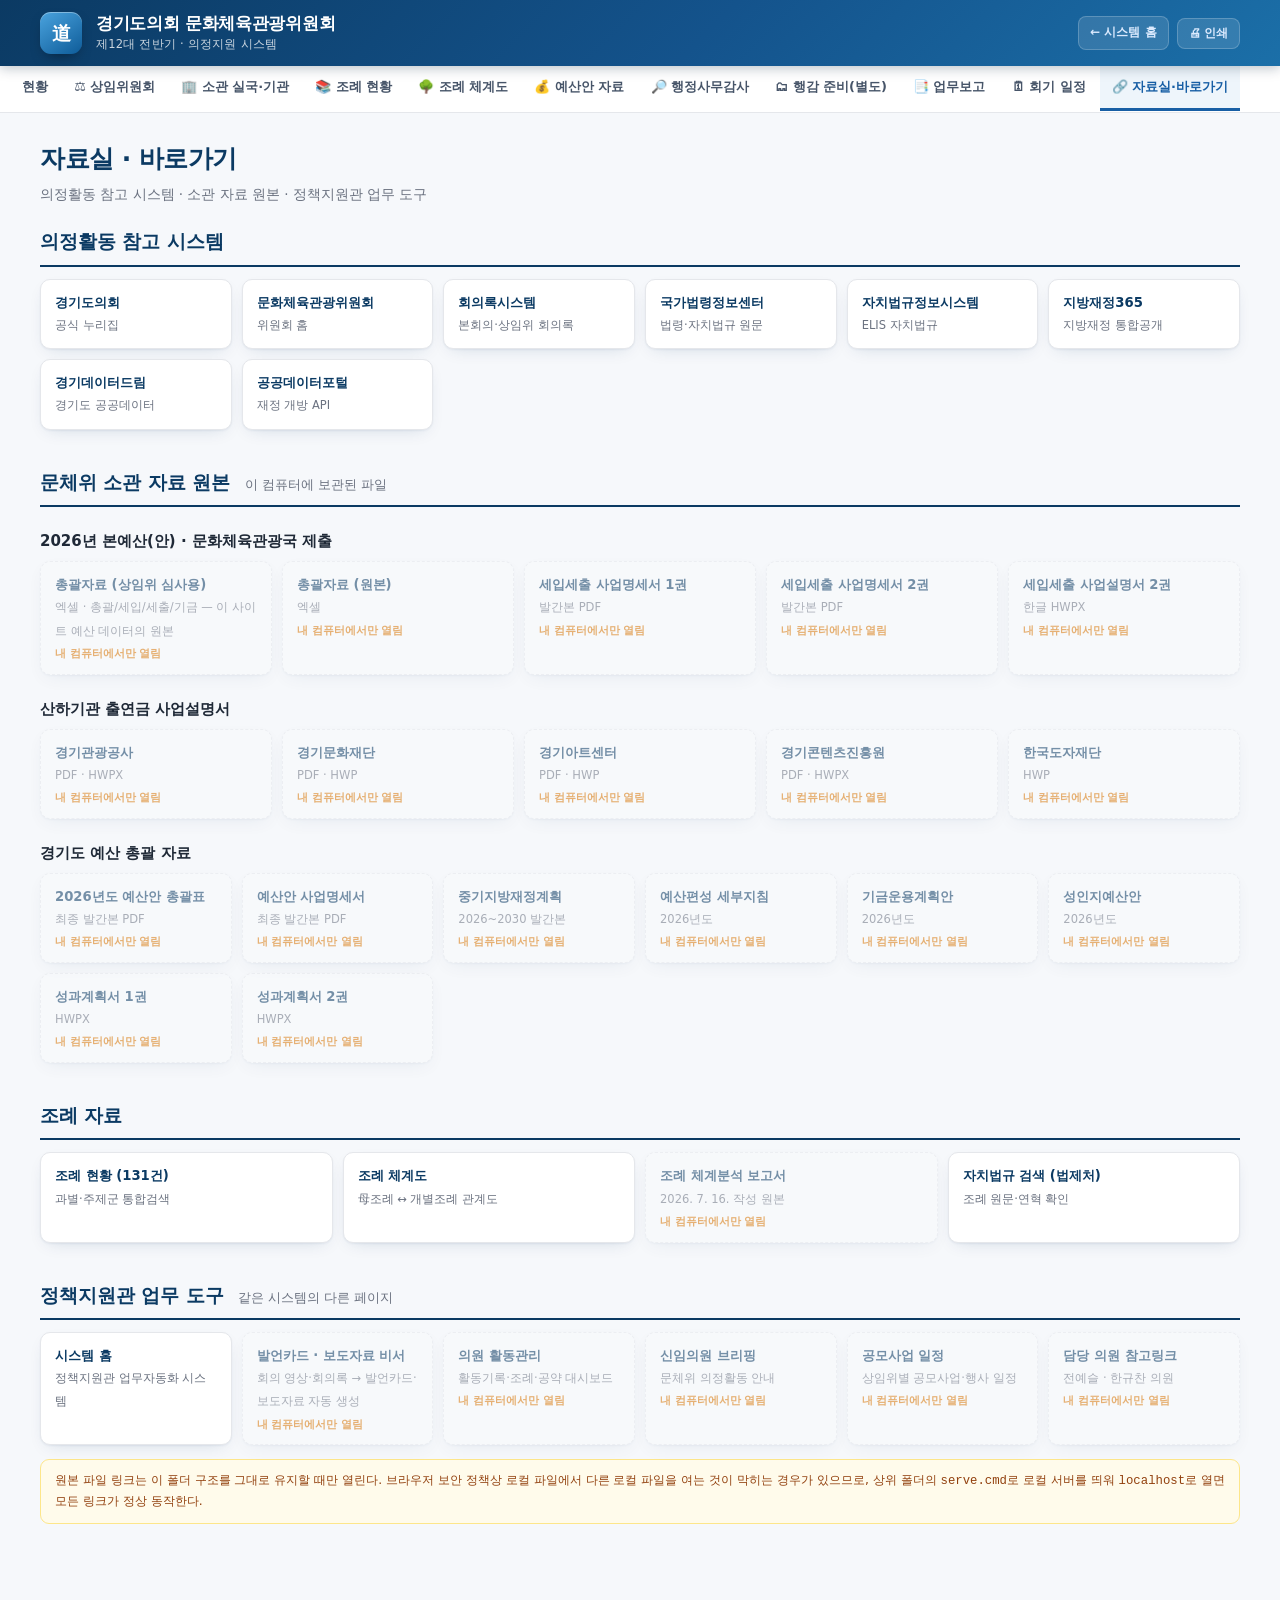
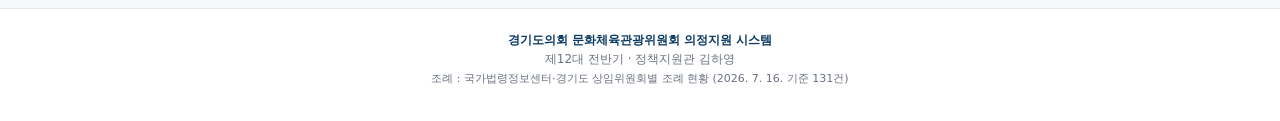
<file: links.html>
<!DOCTYPE html>
<html lang="ko">
<head>
<meta charset="UTF-8">
<meta name="viewport" content="width=device-width,initial-scale=1">
<title>자료실·바로가기 | 경기도의회 문화체육관광위원회</title>
<link rel="stylesheet" href="assets/site.css">
</head>
<body>
<div class="wrap">
  <div class="page-head">
    <h1>자료실 · 바로가기</h1>
    <p class="sub">의정활동 참고 시스템 · 소관 자료 원본 · 정책지원관 업무 도구</p>
  </div>

  <h2 class="sec">의정활동 참고 시스템</h2>
  <div class="links" id="links"></div>

  <h2 class="sec">문체위 소관 자료 원본 <small>이 컴퓨터에 보관된 파일</small></h2>
  <h3 class="sub">2026년 본예산(안) · 문화체육관광국 제출</h3>
  <div class="links">
    <a class="localonly" href="../munhwa/예결산/2026/예산안 파일(문체국 제출)/최종/★★★ (요구자료)2026년 본예산안 총괄자료_문체국_상임위 심사용.xlsx"><b>총괄자료 (상임위 심사용)</b><span>엑셀 · 총괄/세입/세출/기금 — 이 사이트 예산 데이터의 원본</span></a>
    <a class="localonly" href="../munhwa/예결산/2026/예산안 파일(문체국 제출)/최종/★★★ (요구자료)2026년 본예산안 총괄자료_문체국.xlsx"><b>총괄자료 (원본)</b><span>엑셀</span></a>
    <a class="localonly" href="../munhwa/예결산/2026/예산안 파일(문체국 제출)/최종/★★(발간본)2026년 본예산안 문화체육관광국 세입세출사업명세서 1권.pdf"><b>세입세출 사업명세서 1권</b><span>발간본 PDF</span></a>
    <a class="localonly" href="../munhwa/예결산/2026/예산안 파일(문체국 제출)/최종/★★(발간본)2026년 본예산안 문화체육관광국 세입세출사업명세서 2권.pdf"><b>세입세출 사업명세서 2권</b><span>발간본 PDF</span></a>
    <a class="localonly" href="../munhwa/예결산/2026/예산안 파일(문체국 제출)/최종/★(발간본)2026년 본예산안 문화체육관광국 세입세출사업설명서 2권.hwpx"><b>세입세출 사업설명서 2권</b><span>한글 HWPX</span></a>
  </div>

  <h3 class="sub">산하기관 출연금 사업설명서</h3>
  <div class="links">
    <a class="localonly" href="../munhwa/예결산/2026/예산안 파일(문체국 제출)/출연금 사업설명서/(경기관광공사) 2026년 본예산(안) 출연금 사업설명서_최종.pdf"><b>경기관광공사</b><span>PDF · HWPX</span></a>
    <a class="localonly" href="../munhwa/예결산/2026/예산안 파일(문체국 제출)/출연금 사업설명서/(경기문화재단) 2026년 본예산(안) 출연금 사업설명서_최종.pdf"><b>경기문화재단</b><span>PDF · HWP</span></a>
    <a class="localonly" href="../munhwa/예결산/2026/예산안 파일(문체국 제출)/출연금 사업설명서/(경기아트센터) 2026년 본예산(안) 출연금 사업설명서_최종.pdf"><b>경기아트센터</b><span>PDF · HWP</span></a>
    <a class="localonly" href="../munhwa/예결산/2026/예산안 파일(문체국 제출)/출연금 사업설명서/(경기콘텐츠진흥원) 2026년 본예산(안) 출연금 사업설명서_최종.pdf"><b>경기콘텐츠진흥원</b><span>PDF · HWPX</span></a>
    <a class="localonly" href="../munhwa/예결산/2026/예산안 파일(문체국 제출)/출연금 사업설명서/(한국도자재단) 2026년 본예산(안) 출연금 사업설명서_최종.hwp"><b>한국도자재단</b><span>HWP</span></a>
  </div>

  <h3 class="sub">경기도 예산 총괄 자료</h3>
  <div class="links">
    <a class="localonly" href="../munhwa/예결산/2026/예산안 파일(총괄)/★(최종 발간본)2026년도 예산안 총괄표.pdf"><b>2026년도 예산안 총괄표</b><span>최종 발간본 PDF</span></a>
    <a class="localonly" href="../munhwa/예결산/2026/예산안 파일(총괄)/(최종 발간본)2026년도 예산안 사업명세서.pdf"><b>예산안 사업명세서</b><span>최종 발간본 PDF</span></a>
    <a class="localonly" href="../munhwa/예결산/2026/예산안 파일(총괄)/2026~2030 중기지방재정계획(발간본).pdf"><b>중기지방재정계획</b><span>2026~2030 발간본</span></a>
    <a class="localonly" href="../munhwa/예결산/2026/예산안 파일(총괄)/2026년도 예산편성 세부지침.pdf" onclick="return chk(this)"><b>예산편성 세부지침</b><span>2026년도</span></a>
    <a class="localonly" href="../munhwa/예결산/2026/예산안 파일(총괄)/2026년도 기금운용계획안(인쇄소).pdf"><b>기금운용계획안</b><span>2026년도</span></a>
    <a class="localonly" href="../munhwa/예결산/2026/예산안 파일(총괄)/2026년도 성인지예산안.pdf"><b>성인지예산안</b><span>2026년도</span></a>
    <a class="localonly" href="../munhwa/예결산/2026/예산안 파일(총괄)/★251029 2026년도 성과계획서 1권(최종).hwpx"><b>성과계획서 1권</b><span>HWPX</span></a>
    <a class="localonly" href="../munhwa/예결산/2026/예산안 파일(총괄)/★251029 2026년도 성과계획서 2권(최종).hwpx"><b>성과계획서 2권</b><span>HWPX</span></a>
  </div>

  <h2 class="sec">조례 자료</h2>
  <div class="links">
    <a href="ordinances.html"><b>조례 현황 (131건)</b><span>과별·주제군 통합검색</span></a>
    <a href="maptree.html"><b>조례 체계도</b><span>母조례 ↔ 개별조례 관계도</span></a>
    <a class="localonly" href="../문화체육관광위원회_조례체계분석.html"><b>조례 체계분석 보고서</b><span>2026. 7. 16. 작성 원본</span></a>
    <a href="https://www.law.go.kr/ordinSc.do?menuId=3&subMenuId=27&tabMenuId=134" target="_blank" rel="noopener"><b>자치법규 검색 (법제처)</b><span>조례 원문·연혁 확인</span></a>
  </div>

  <h2 class="sec">정책지원관 업무 도구 <small>같은 시스템의 다른 페이지</small></h2>
  <div class="links">
    <a href="SYSHOME"><b>시스템 홈</b><span>정책지원관 업무자동화 시스템</span></a>
    <a class="localonly" href="../회의 발언카드 보도자료 비서/index.html"><b>발언카드 · 보도자료 비서</b><span>회의 영상·회의록 → 발언카드·보도자료 자동 생성</span></a>
    <a class="localonly" href="../의원 활동관리/index.html"><b>의원 활동관리</b><span>활동기록·조례·공약 대시보드</span></a>
    <a class="localonly" href="../신임의원 지원자료/index.html"><b>신임의원 브리핑</b><span>문체위 의정활동 안내</span></a>
    <a class="localonly" href="../공모사업 일정/index.html"><b>공모사업 일정</b><span>상임위별 공모사업·행사 일정</span></a>
    <a class="localonly" href="../의원 자료/참고링크_전예슬_한규찬.html"><b>담당 의원 참고링크</b><span>전예슬 · 한규찬 의원</span></a>
  </div>

  <div class="note">
    원본 파일 링크는 이 폴더 구조를 그대로 유지할 때만 열린다.
    브라우저 보안 정책상 로컬 파일에서 다른 로컬 파일을 여는 것이 막히는 경우가 있으므로,
    상위 폴더의 <code>serve.cmd</code>로 로컬 서버를 띄워 <code>localhost</code>로 열면 모든 링크가 정상 동작한다.
  </div>
</div>

<script src="assets/site.js"></script>
<script>
shell('links.html');
(async () => {
  const C = await load('committee.json');
  links.innerHTML = C.links.map(l=>
    `<a href="${l.u}" target="_blank" rel="noopener"><b>${l.t}</b><span>${l.d}</span></a>`).join('');
})();
// 다른 저장소로 배포된 페이지는 환경에 맞는 주소로 바꾼다
document.querySelectorAll('a[href="SYSHOME"]').forEach(a=>a.href=HOME_URL);
document.querySelectorAll('a[href="HAENGLINK"]').forEach(a=>a.href=HAENG_URL);
function chk(){ return true; }
</script>
</body>
</html>
</file>
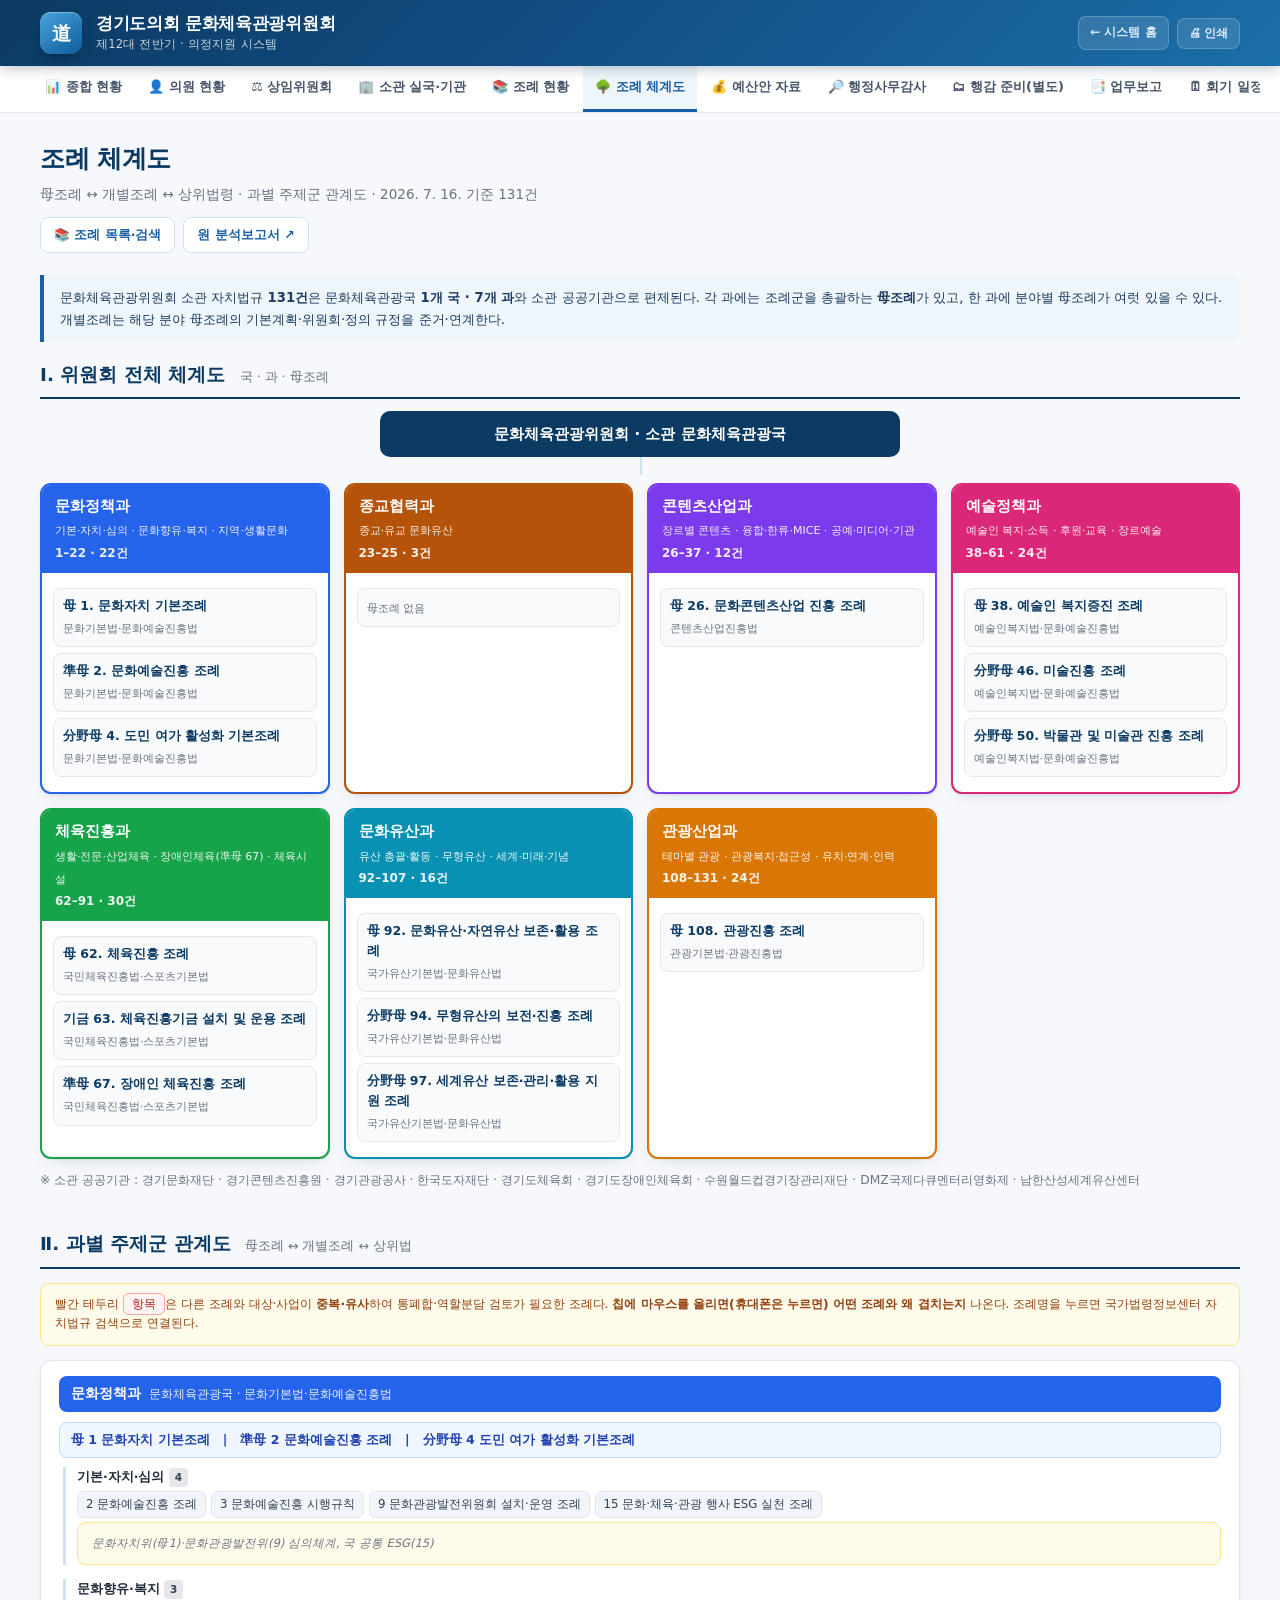
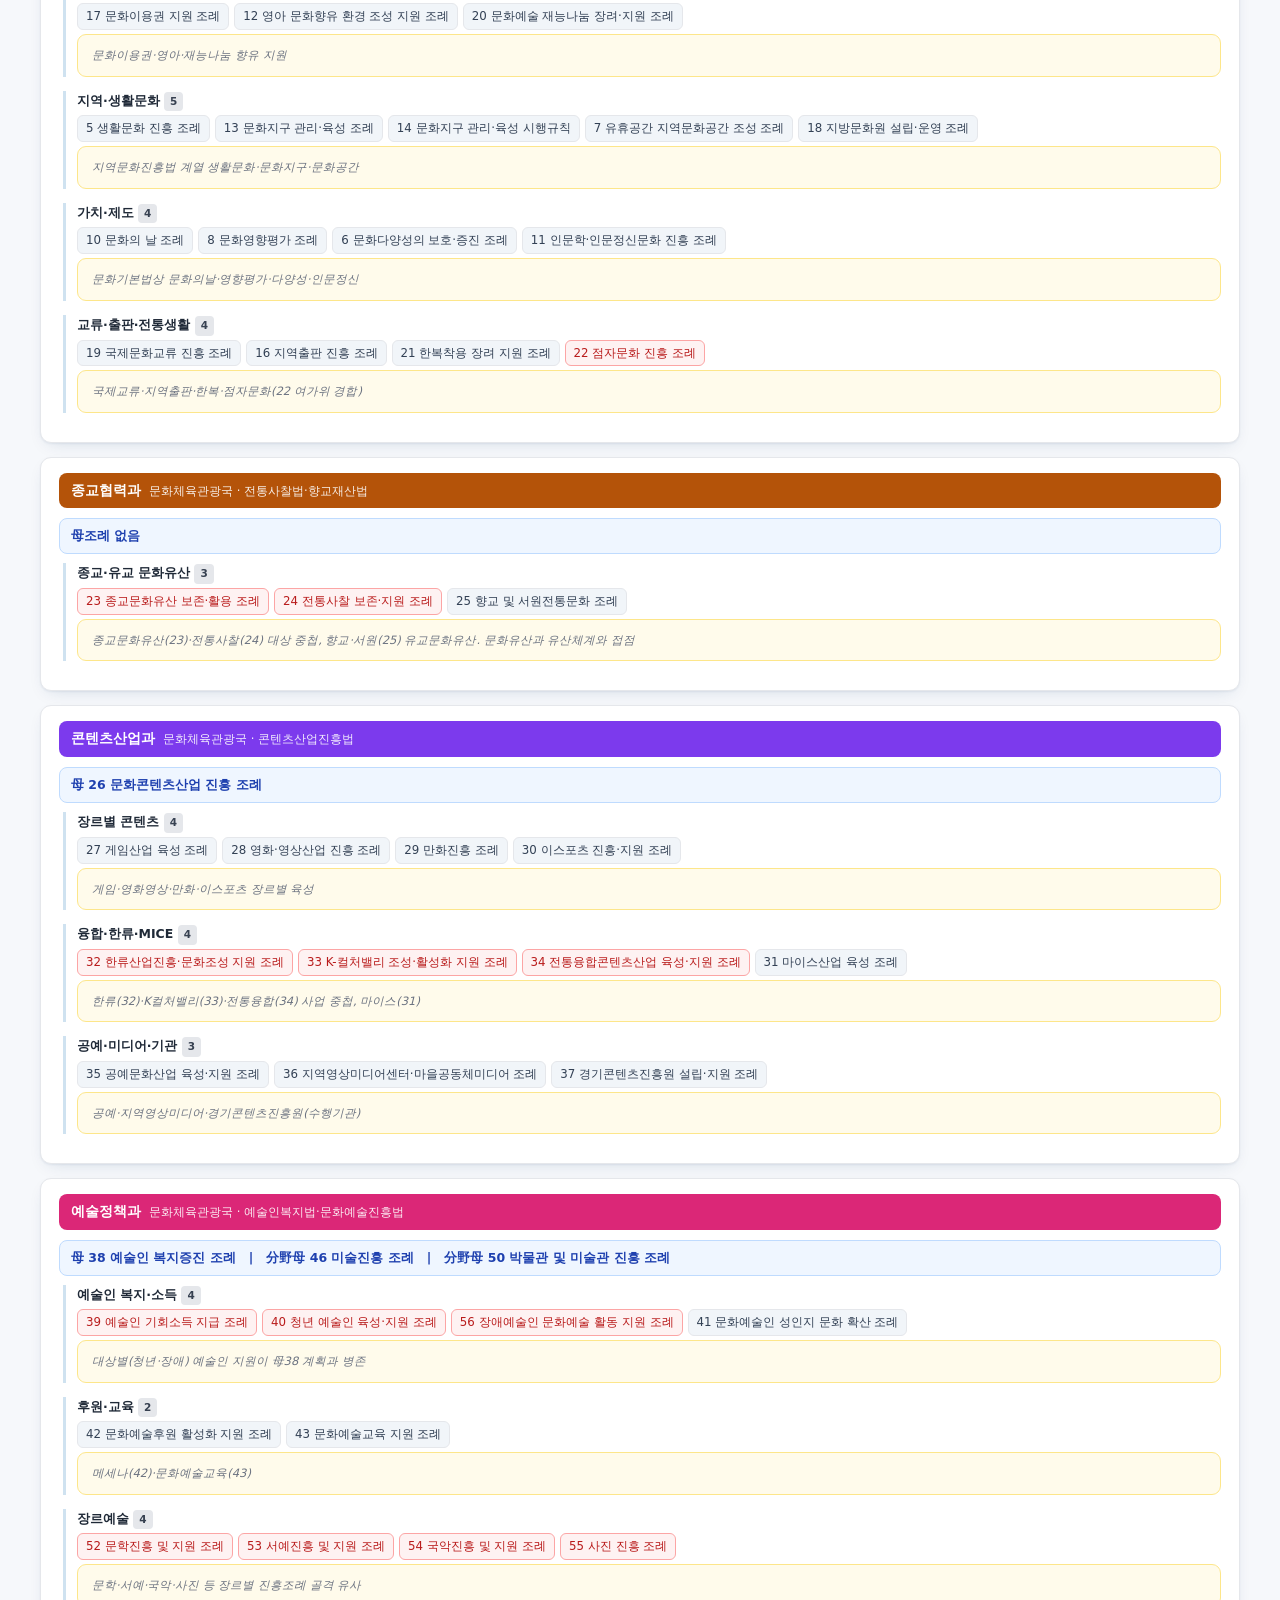
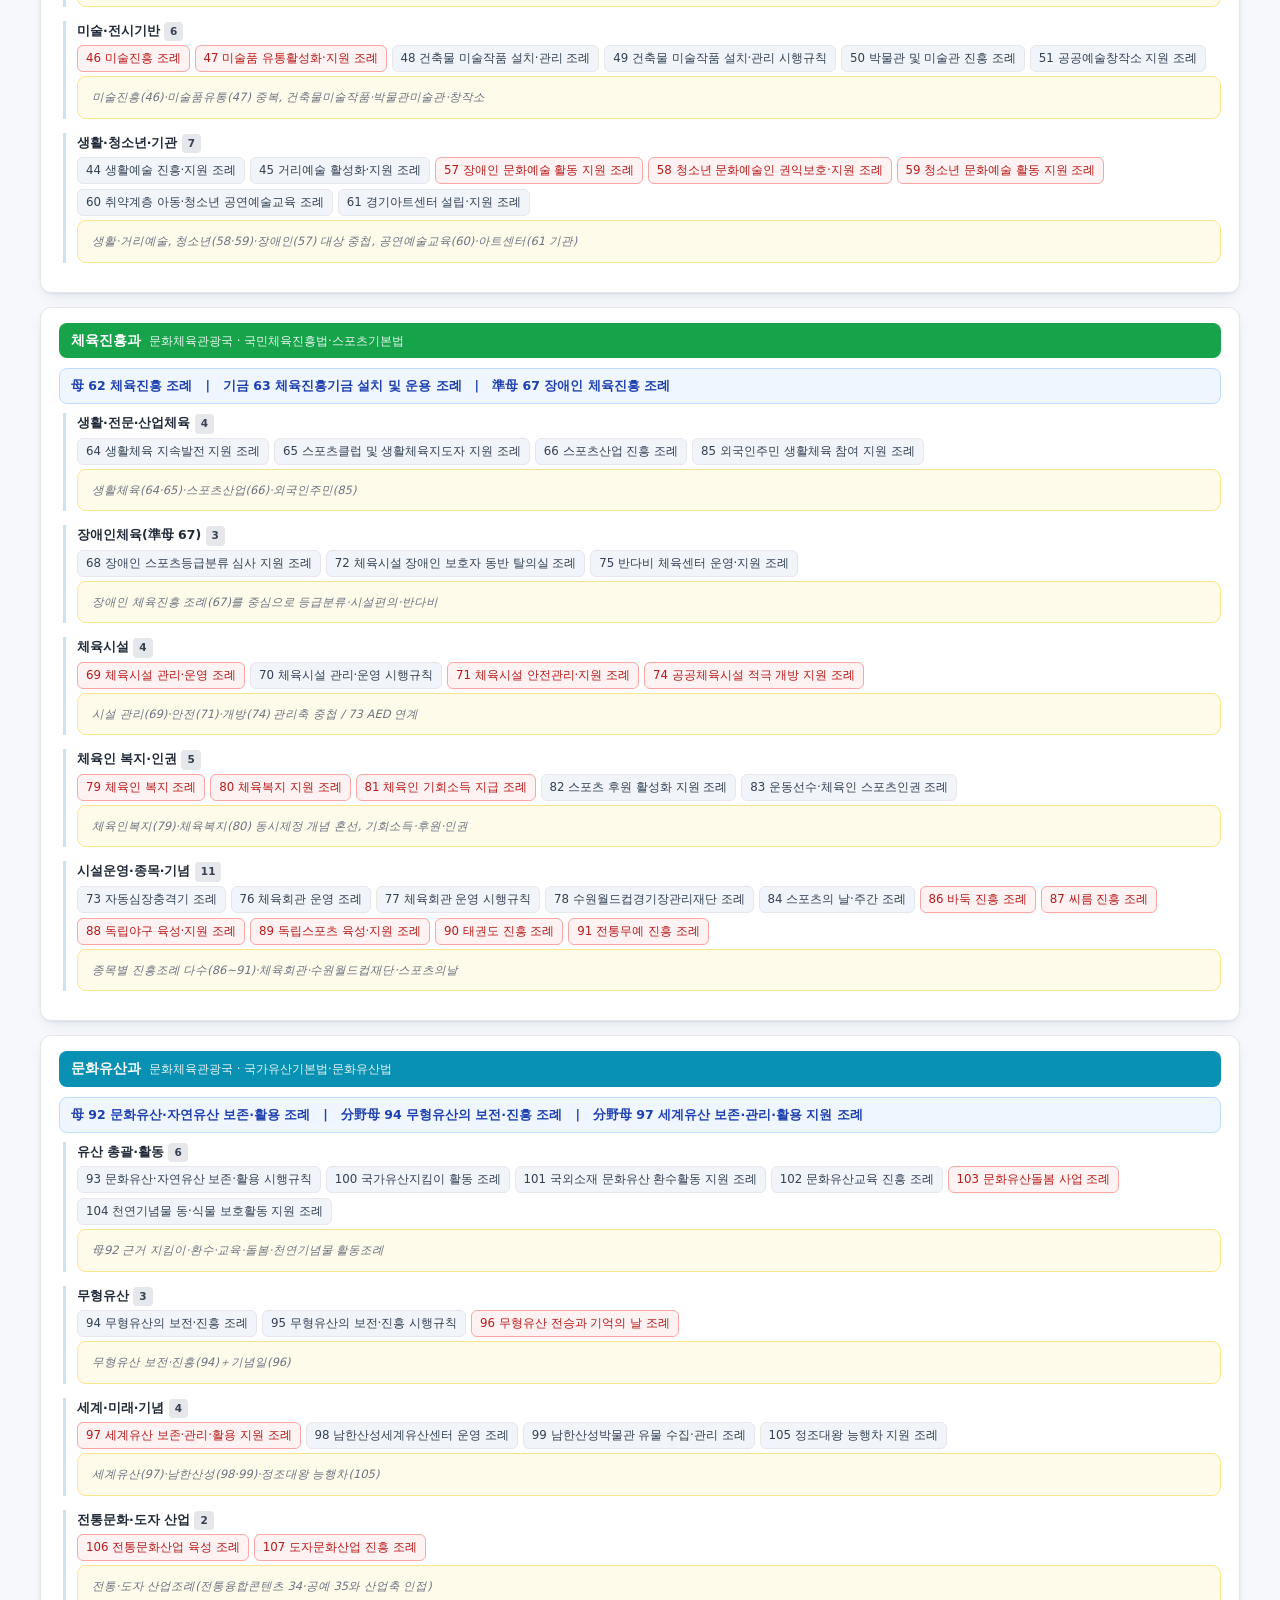
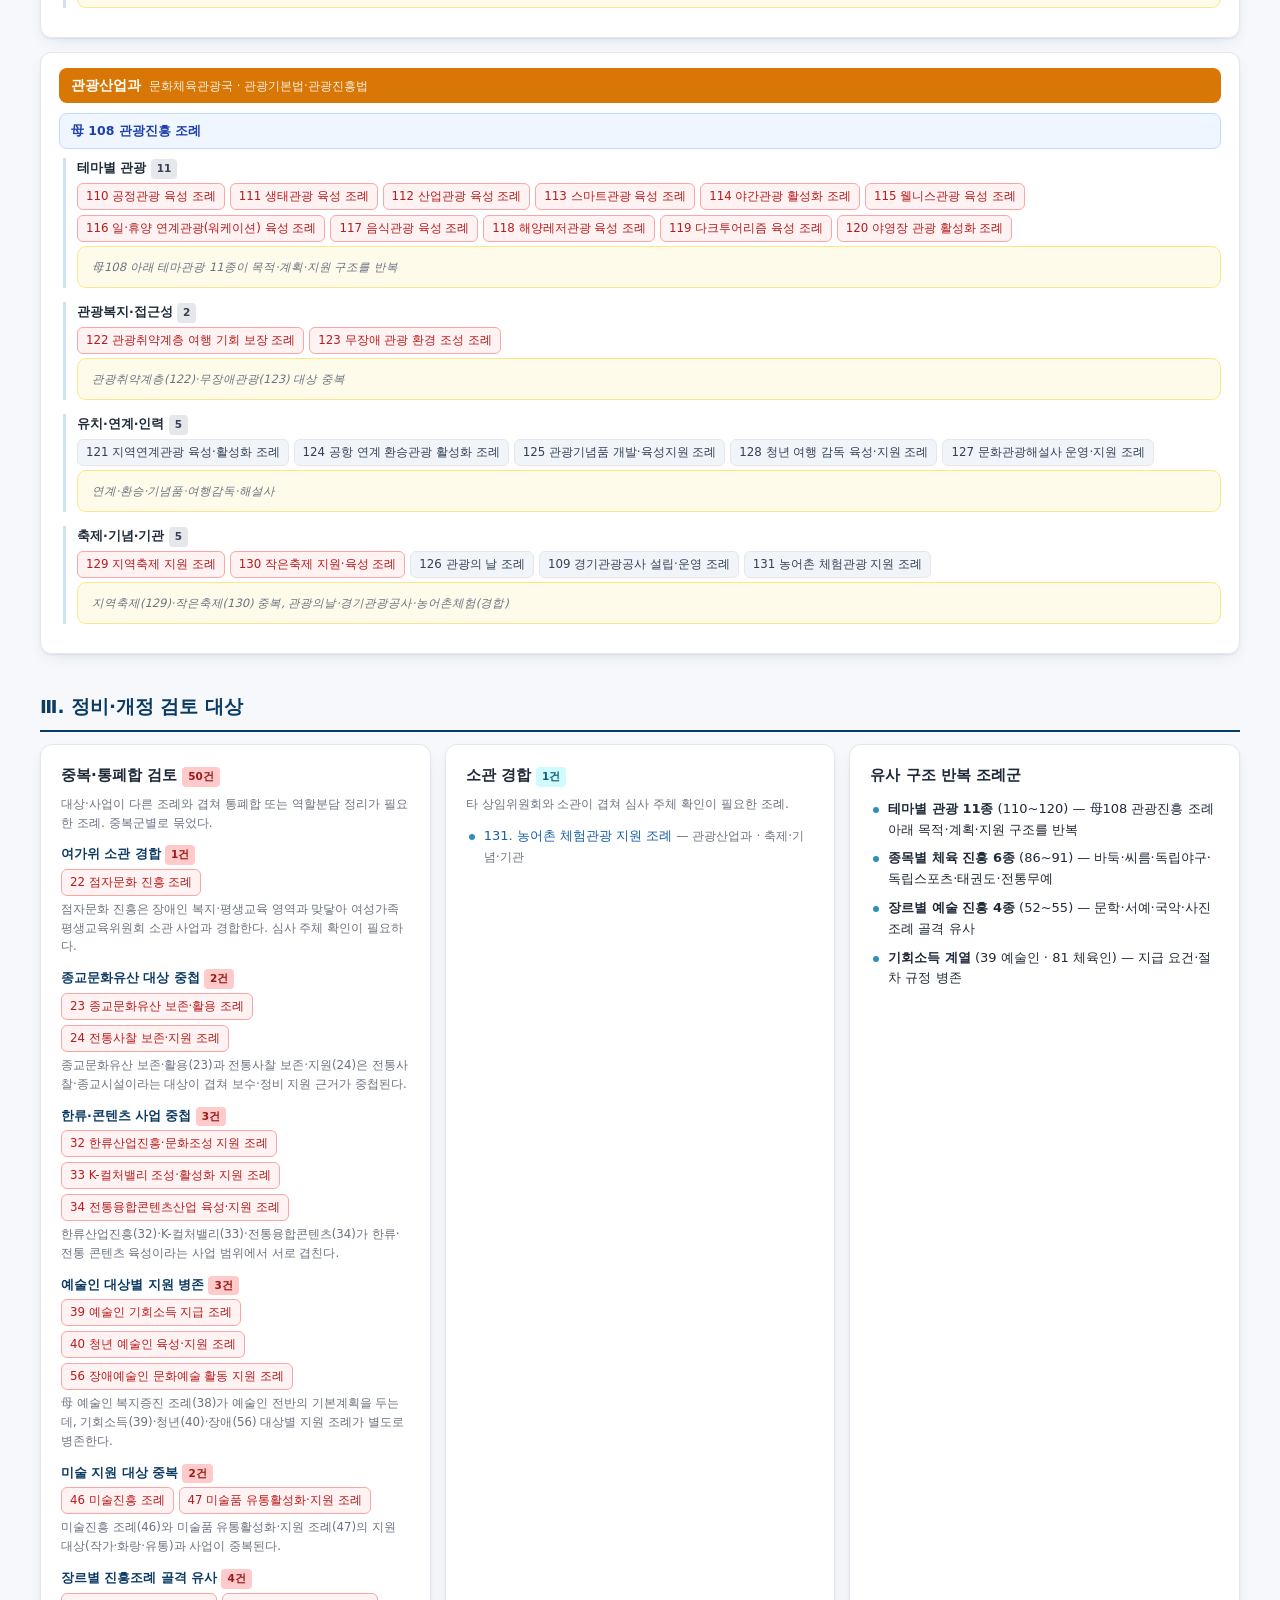
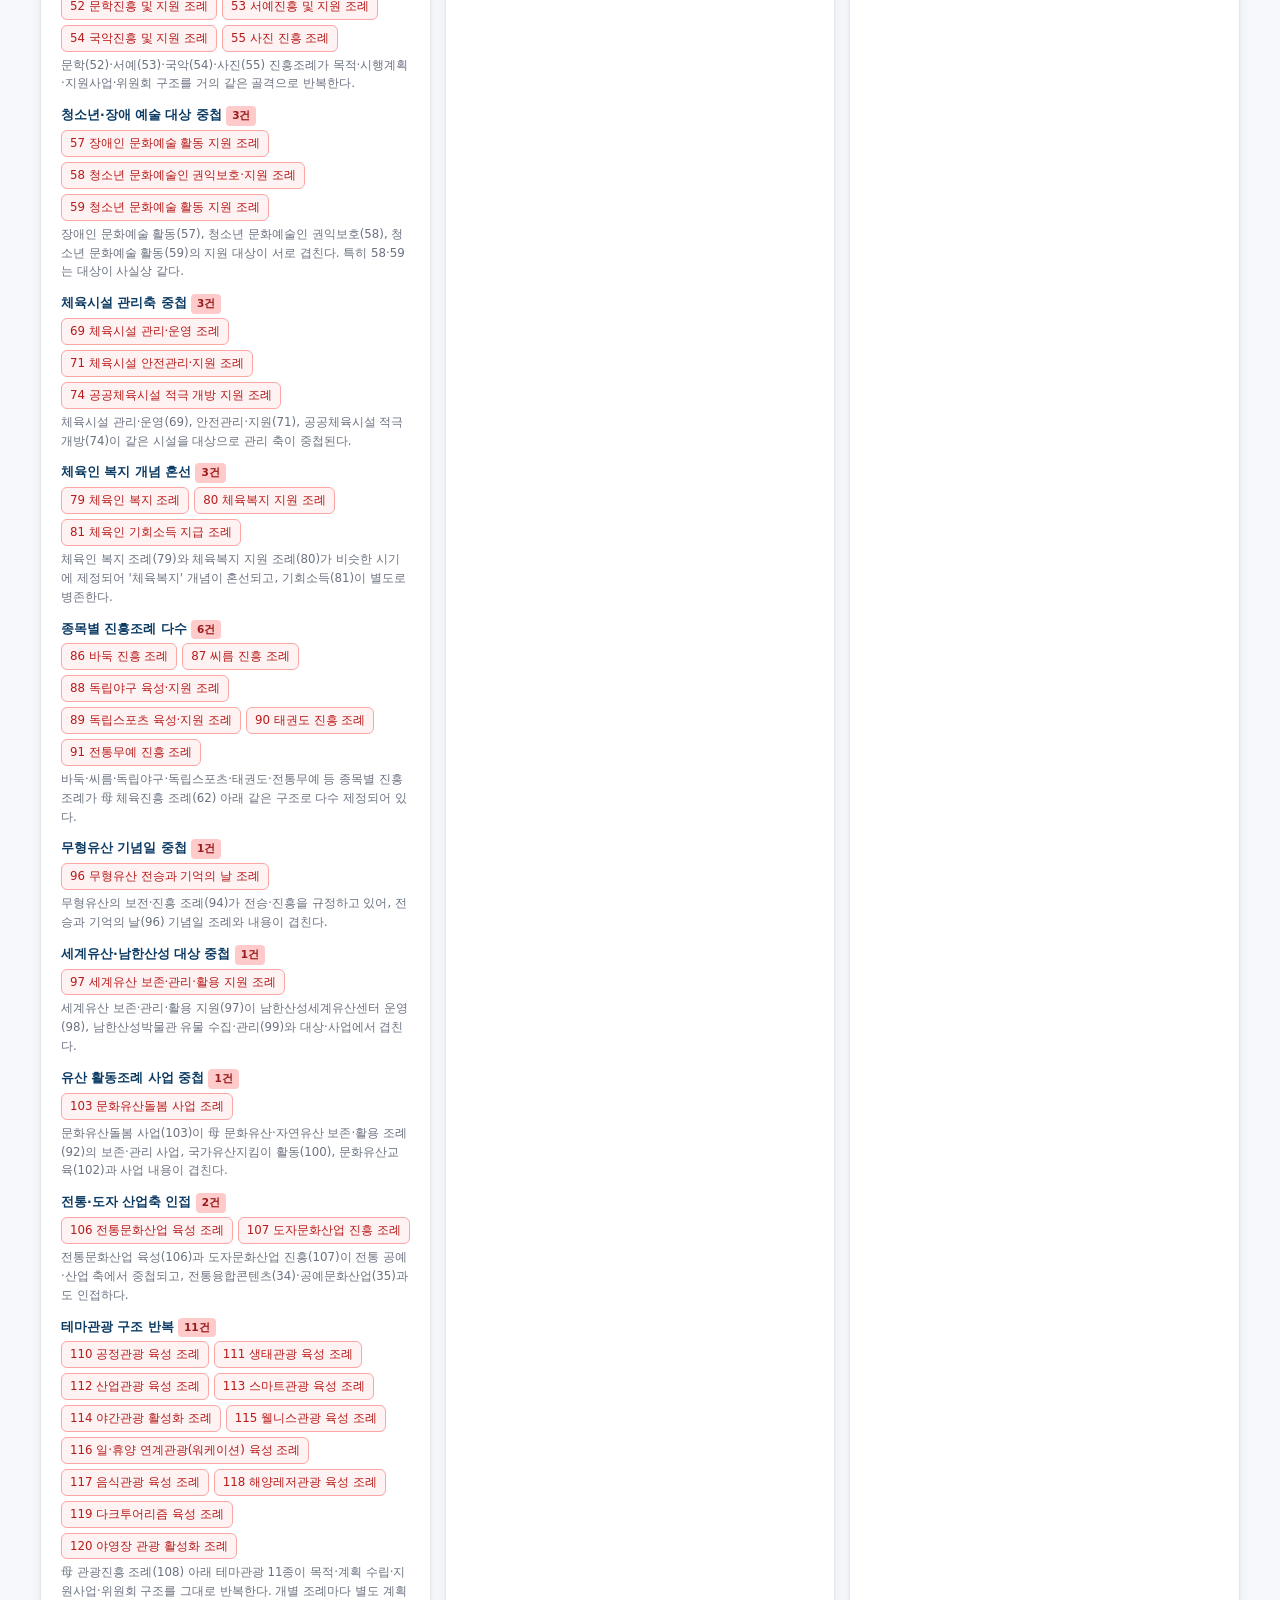
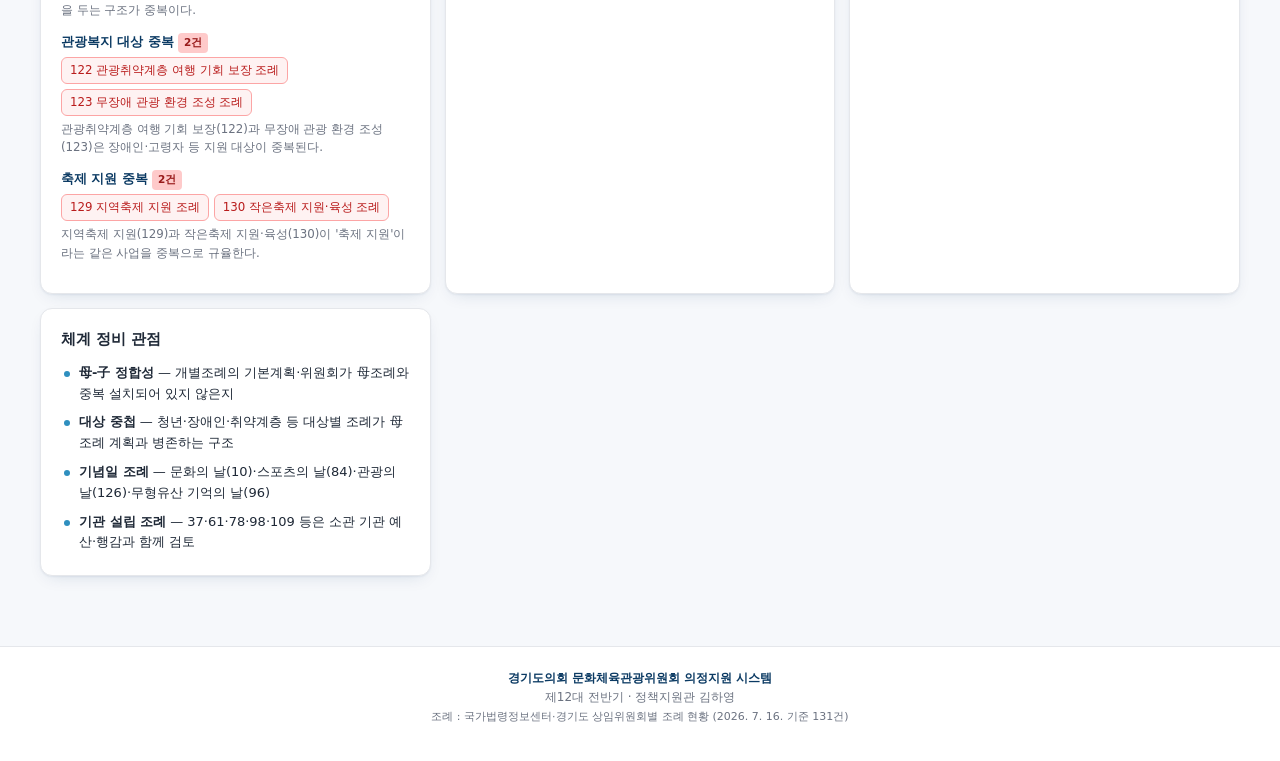
<file: maptree.html>
<!DOCTYPE html>
<html lang="ko">
<head>
<meta charset="UTF-8">
<meta name="viewport" content="width=device-width,initial-scale=1">
<title>조례 체계도 | 경기도의회 문화체육관광위원회</title>
<link rel="stylesheet" href="assets/site.css">
<style>
  .root{text-align:center;background:var(--navy);color:#fff;font-weight:800;padding:11px;border-radius:10px;
    max-width:520px;margin:10px auto 26px;position:relative;font-size:15px}
  .root:after{content:"";position:absolute;left:50%;bottom:-18px;width:2px;height:18px;background:var(--gb)}
  .guks{display:grid;grid-template-columns:repeat(auto-fit,minmax(255px,1fr));gap:14px}
  .guk{border:2px solid var(--gc);border-radius:11px;overflow:hidden;background:#fff;box-shadow:var(--shadow)}
  .guk-head{background:var(--gc);color:#fff;padding:10px 13px}
  .guk-head b{font-size:14.5px;display:block}
  .guk-head span{font-size:11px;opacity:.92}
  .guk-head .cn{font-size:12px;font-weight:800;margin-top:2px;display:block}
  .guk-body{padding:9px 11px}
  .mo{border:1px solid var(--line);border-radius:8px;padding:7px 9px;margin:6px 0;background:#f8fafc}
  .mo b{font-size:12.5px;display:block;color:var(--navy)}
  .mo span{font-size:11px;color:var(--mut)}
  .tree{border:1px solid var(--line);border-radius:11px;background:#fff;padding:15px 18px;margin-bottom:14px;
    box-shadow:var(--shadow);break-inside:avoid}
  .tree > .hd{font-weight:800;color:#fff;background:var(--gc);border-radius:8px;padding:7px 12px;
    font-size:13.5px;margin-bottom:10px;display:flex;flex-wrap:wrap;gap:8px;align-items:baseline}
  .tree > .hd span{font-weight:400;font-size:11.5px;opacity:.9}
  .branch{margin:9px 0 9px 4px;border-left:3px solid var(--gb);padding-left:11px}
  .branch > .bh{font-weight:700;font-size:12.5px;color:var(--ink);margin-bottom:4px}
  .branch .note{font-size:11.5px;color:var(--mut);font-style:italic;margin-top:4px}
  .mrow{background:#eff6ff;border:1px solid #bfdbfe;border-radius:8px;padding:7px 11px;
    font-size:12.5px;color:#1e40af;font-weight:700;margin-bottom:9px}
</style>
</head>
<body>
<div class="wrap">
  <div class="page-head">
    <h1>조례 체계도</h1>
    <p class="sub">母조례 ↔ 개별조례 ↔ 상위법령 · 과별 주제군 관계도 · 2026. 7. 16. 기준 131건</p>
    <div class="acts">
      <a class="btn" href="ordinances.html">📚 조례 목록·검색</a>
      <a class="btn" href="../문화체육관광위원회_조례체계분석.html">원 분석보고서 ↗</a>
    </div>
  </div>

  <div class="lead-box">
    문화체육관광위원회 소관 자치법규 <b>131건</b>은 문화체육관광국 <b>1개 국 · 7개 과</b>와 소관 공공기관으로 편제된다.
    각 과에는 조례군을 총괄하는 <b>母조례</b>가 있고, 한 과에 분야별 母조례가 여럿 있을 수 있다.
    개별조례는 해당 분야 母조례의 기본계획·위원회·정의 규정을 준거·연계한다.
  </div>

  <h2 class="sec">Ⅰ. 위원회 전체 체계도 <small>국 · 과 · 母조례</small></h2>
  <div class="root">문화체육관광위원회 · 소관 문화체육관광국</div>
  <div class="guks" id="guks"></div>
  <p class="muted" style="margin-top:12px">※ 소관 공공기관 : 경기문화재단 · 경기콘텐츠진흥원 · 경기관광공사 · 한국도자재단 · 경기도체육회 ·
    경기도장애인체육회 · 수원월드컵경기장관리재단 · DMZ국제다큐멘터리영화제 · 남한산성세계유산센터</p>

  <h2 class="sec">Ⅱ. 과별 주제군 관계도 <small>母조례 ↔ 개별조례 ↔ 상위법</small></h2>
  <div class="note">
    빨간 테두리 <span class="chip dup">항목</span>은 다른 조례와 대상·사업이 <b>중복·유사</b>하여 통폐합·역할분담 검토가 필요한 조례다.
    <b>칩에 마우스를 올리면(휴대폰은 누르면) 어떤 조례와 왜 겹치는지</b> 나온다.
    조례명을 누르면 국가법령정보센터 자치법규 검색으로 연결된다.
  </div>
  <div id="trees"></div>

  <h2 class="sec">Ⅲ. 정비·개정 검토 대상</h2>
  <div class="grid g2" id="review"></div>
</div>

<script src="assets/site.js"></script>
<script>
shell('maptree.html');
const COLORS = ['#2563eb','#b45309','#7c3aed','#db2777','#16a34a','#0891b2','#d97706'];
// 국가법령정보센터 자치법규 검색 딥링크 (검증된 형식)
const LAW_SC = 'https://www.law.go.kr/ordinSc.do?menuId=3&subMenuId=27&tabMenuId=134&query=';
const lawURL = n => LAW_SC + encodeURIComponent('경기도 ' + n);

(async () => {
  const O = await load('ordinances.json');
  const ORD = O.ordinances, D = O.depts;
  const by = n => ORD.find(o=>o.no===n);

  guks.innerHTML = D.map((d,i)=>{
    const list = ORD.filter(o=>o.dept===d.dept);
    const mo = list.filter(o=>o.role);
    const nos = list.map(o=>o.no);
    return `<div class="guk" style="--gc:${COLORS[i%7]}">
      <div class="guk-head">
        <b>${d.dept}</b>
        <span>${d.groups.map(g=>g.group).slice(0,3).join(' · ')}</span>
        <span class="cn">${Math.min(...nos)}–${Math.max(...nos)} · ${list.length}건</span>
      </div>
      <div class="guk-body">
        ${mo.map(o=>`<div class="mo"><b>${o.role} ${o.no}. ${o.name}</b>
          <span>${d.law}</span></div>`).join('') || '<div class="mo"><span>母조례 없음</span></div>'}
      </div></div>`;
  }).join('');

  trees.innerHTML = D.map((d,i)=>{
    const mo = ORD.filter(o=>o.dept===d.dept && o.role);
    return `<div class="tree" style="--gc:${COLORS[i%7]}">
      <div class="hd">${d.dept}<span>문화체육관광국 · ${d.law}</span></div>
      <div class="mrow">${mo.map(o=>`${o.role} ${o.no} ${o.name}`).join('　|　') || '母조례 없음'}</div>
      ${d.groups.map(g=>`
        <div class="branch">
          <div class="bh">${g.group} <span class="tag grey">${g.ids.length}</span></div>
          <div class="chips">${g.ids.map(n=>{const o=by(n);
            return `<span class="chip ${o.dup?'dup':''}"${o.dup?` tabindex="0" data-tip="${esc(dupTip(o,ORD))}"`:''}><a href="${lawURL(o.name)}" target="_blank" rel="noopener">${n} ${o.name}</a></span>`;
          }).join('')}</div>
          ${g.note ? `<div class="note">${g.note}</div>` : ''}
        </div>`).join('')}
    </div>`;
  }).join('');

  const dup = ORD.filter(o=>o.dup), comp = ORD.filter(o=>o.comp);
  review.innerHTML = `
    <div class="card">
      <h3 class="sub" style="margin-top:0">중복·통폐합 검토 <span class="tag dup">${dup.length}건</span></h3>
      <p class="muted" style="margin-bottom:8px">대상·사업이 다른 조례와 겹쳐 통폐합 또는 역할분담 정리가 필요한 조례.
        중복군별로 묶었다.</p>
      ${(()=>{const gs={};dup.forEach(o=>(gs[o.dupGroup||'기타']=gs[o.dupGroup||'기타']||[]).push(o));
        return Object.entries(gs).map(([name,list])=>`
          <div style="margin:10px 0 12px">
            <div style="font-size:12.5px;font-weight:700;color:var(--navy)">${name}
              <span class="tag dup">${list.length}건</span></div>
            <div class="chips" style="margin:4px 0">${list.map(o=>
              `<span class="chip dup"><a href="${lawURL(o.name)}" target="_blank" rel="noopener">${o.no} ${o.name}</a></span>`).join('')}</div>
            <div class="muted" style="font-size:11.8px">${list[0].dupWhy||''}</div>
          </div>`).join('');})()}
    </div>
    <div class="card">
      <h3 class="sub" style="margin-top:0">소관 경합 <span class="tag comp">${comp.length}건</span></h3>
      <p class="muted" style="margin-bottom:8px">타 상임위원회와 소관이 겹쳐 심사 주체 확인이 필요한 조례.</p>
      <ul class="tick">${comp.map(o=>
        `<li><a href="${lawURL(o.name)}" target="_blank" rel="noopener">${o.no}. ${o.name}</a>
         <span class="muted">— ${o.dept} · ${o.group}</span></li>`).join('') || '<li class="muted">해당 없음</li>'}</ul>
    </div>
    <div class="card">
      <h3 class="sub" style="margin-top:0">유사 구조 반복 조례군</h3>
      <ul class="tick">
        <li><b>테마별 관광 11종</b> (110~120) — 母108 관광진흥 조례 아래 목적·계획·지원 구조를 반복</li>
        <li><b>종목별 체육 진흥 6종</b> (86~91) — 바둑·씨름·독립야구·독립스포츠·태권도·전통무예</li>
        <li><b>장르별 예술 진흥 4종</b> (52~55) — 문학·서예·국악·사진 조례 골격 유사</li>
        <li><b>기회소득 계열</b> (39 예술인 · 81 체육인) — 지급 요건·절차 규정 병존</li>
      </ul>
    </div>
    <div class="card">
      <h3 class="sub" style="margin-top:0">체계 정비 관점</h3>
      <ul class="tick">
        <li><b>母-子 정합성</b> — 개별조례의 기본계획·위원회가 母조례와 중복 설치되어 있지 않은지</li>
        <li><b>대상 중첩</b> — 청년·장애인·취약계층 등 대상별 조례가 母조례 계획과 병존하는 구조</li>
        <li><b>기념일 조례</b> — 문화의 날(10)·스포츠의 날(84)·관광의 날(126)·무형유산 기억의 날(96)</li>
        <li><b>기관 설립 조례</b> — 37·61·78·98·109 등은 소관 기관 예산·행감과 함께 검토</li>
      </ul>
    </div>`;
  initTips();
})();
</script>
</body>
</html>
</file>
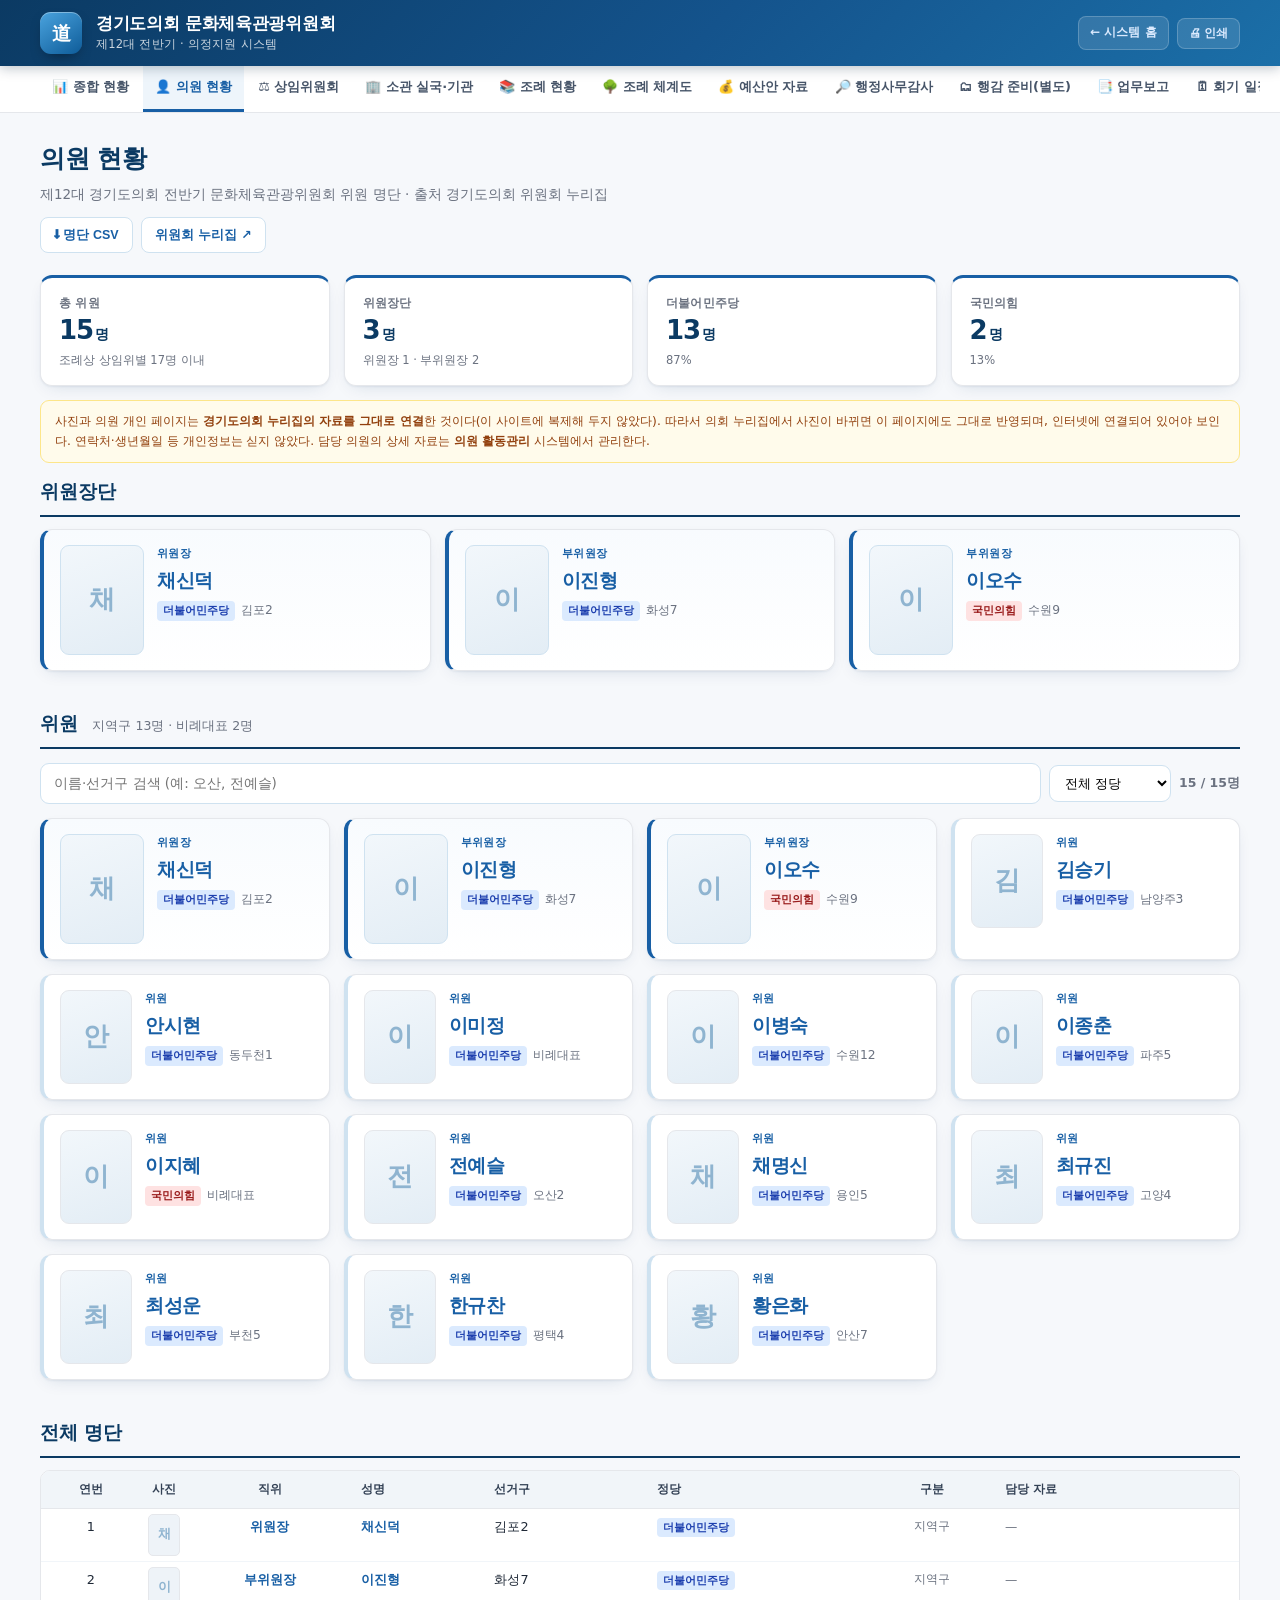
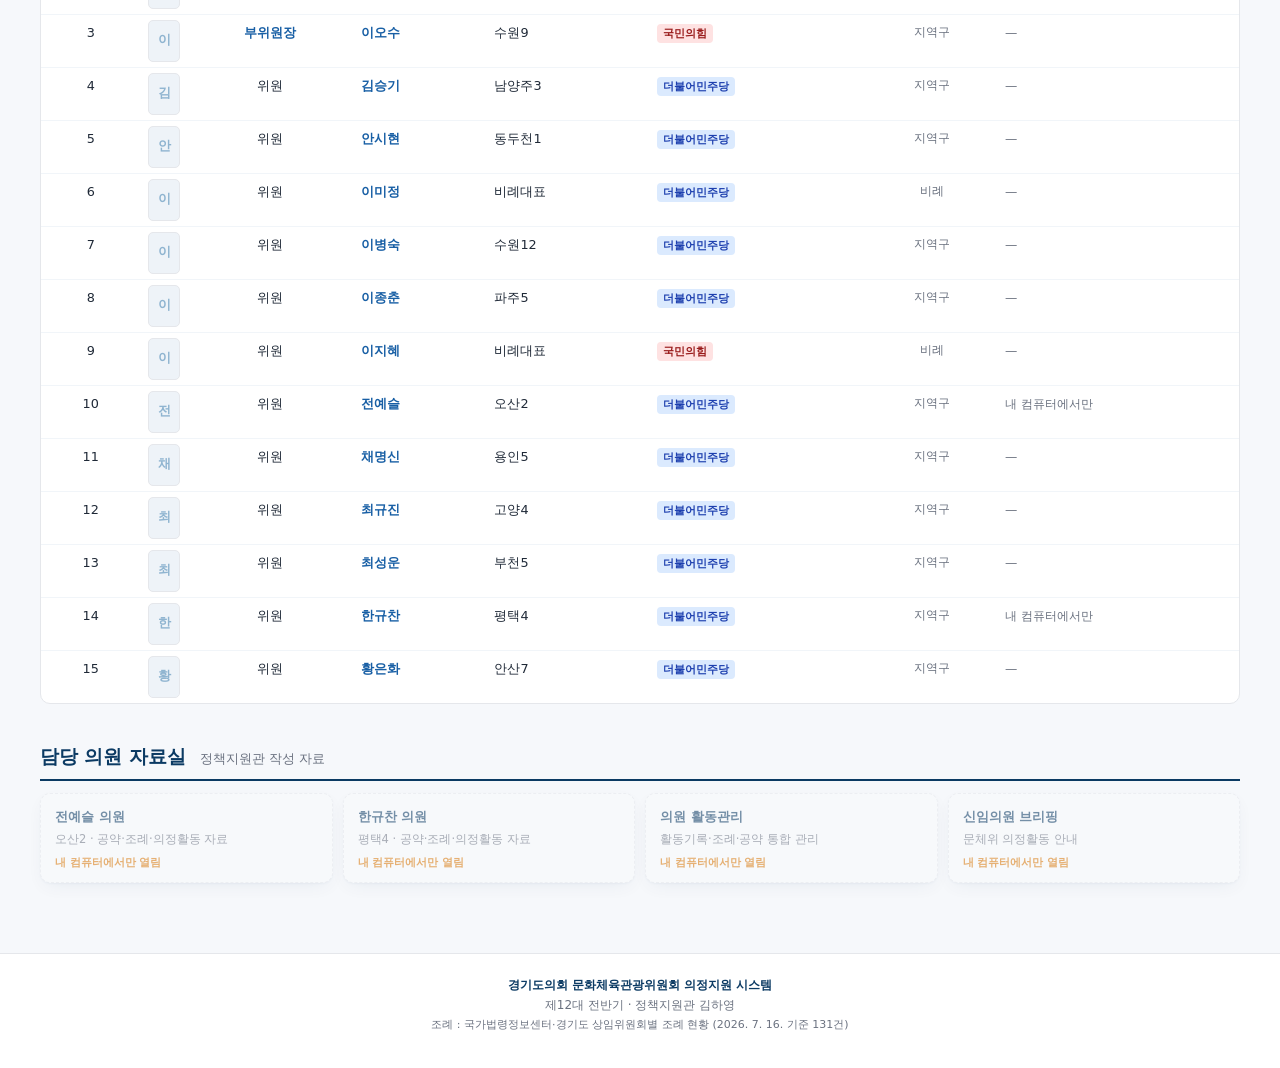
<file: members.html>
<!DOCTYPE html>
<html lang="ko">
<head>
<meta charset="UTF-8">
<meta name="viewport" content="width=device-width,initial-scale=1">
<title>의원 현황 | 경기도의회 문화체육관광위원회</title>
<link rel="stylesheet" href="assets/site.css">
<style>
  .mcard{display:flex;gap:13px;align-items:flex-start}
  .mcard .body{flex:1;min-width:0}
  .photo{width:72px;height:94px;border-radius:9px;object-fit:cover;object-position:top center;
    background:#eef3f8;flex-shrink:0;border:1px solid var(--line);display:block}
  .photo.ph{display:flex;align-items:center;justify-content:center;
    font-size:26px;font-weight:800;color:#8fb4d0;background:linear-gradient(160deg,#f2f7fb,#e3edf5)}
  .mcard.lead .photo{width:84px;height:110px;border-color:var(--gb)}
  .thumb{width:32px;height:42px;border-radius:5px;object-fit:cover;object-position:top center;
    background:#eef3f8;border:1px solid var(--line);display:block}
  .thumb.ph{display:flex;align-items:center;justify-content:center;font-size:13px;font-weight:800;color:#8fb4d0}
  table.tbl td.pc{width:44px;padding:5px 8px}
  @media print{.photo,.thumb{-webkit-print-color-adjust:exact;print-color-adjust:exact}}
</style>
</head>
<body>
<div class="wrap">
  <div class="page-head">
    <h1>의원 현황</h1>
    <p class="sub">제12대 경기도의회 전반기 문화체육관광위원회 위원 명단 · 출처 경기도의회 위원회 누리집</p>
    <div class="acts">
      <button class="btn" onclick="dl()">⬇ 명단 CSV</button>
      <a class="btn" href="https://www.ggc.go.kr/site/cmt/home?divisionCommittee=standing&cmtCd=01&cmtNmCd=C501" target="_blank" rel="noopener">위원회 누리집 ↗</a>
    </div>
  </div>

  <div class="grid g4" id="stats"></div>

  <div class="note">
    사진과 의원 개인 페이지는 <b>경기도의회 누리집의 자료를 그대로 연결</b>한 것이다(이 사이트에 복제해 두지 않았다).
    따라서 의회 누리집에서 사진이 바뀌면 이 페이지에도 그대로 반영되며, 인터넷에 연결되어 있어야 보인다.
    연락처·생년월일 등 개인정보는 싣지 않았다. 담당 의원의 상세 자료는 <b>의원 활동관리</b> 시스템에서 관리한다.
  </div>

  <h2 class="sec">위원장단</h2>
  <div class="grid g3" id="lead"></div>

  <h2 class="sec">위원 <small id="mcount"></small></h2>
  <div class="searchbar">
    <input type="search" id="q" placeholder="이름·선거구 검색 (예: 오산, 전예슬)">
    <select id="party"><option value="">전체 정당</option></select>
    <span class="count-badge" id="cnt"></span>
  </div>
  <div class="grid g3" id="mem"></div>

  <h2 class="sec">전체 명단</h2>
  <div class="tbl-wrap">
    <table class="tbl">
      <thead><tr><th class="c">연번</th><th class="c">사진</th><th class="c">직위</th><th>성명</th>
        <th>선거구</th><th>정당</th><th class="c">구분</th><th>담당 자료</th></tr></thead>
      <tbody id="tbl"></tbody>
    </table>
  </div>

  <h2 class="sec">담당 의원 자료실 <small>정책지원관 작성 자료</small></h2>
  <div class="links" id="own"></div>
</div>

<script src="assets/site.js"></script>
<script>
shell('members.html');
let M = [], PB = '', MB = '';
// 정책지원관이 개별 자료를 만들어 둔 의원 (내 컴퓨터에서만 열림)
const OWN = {
  '전예슬': '../의원 자료/전예슬_의원_자료/index.html',
  '한규찬': '../의원 자료/한규찬_의원_자료/한규찬_의원_기초자료.html',
};

const pcls = p => p === '더불어민주당' ? 'dem' : (p === '국민의힘' ? 'ppp' : 'grey');
const photoURL = m => m.photo ? PB + encodeURIComponent(m.photo + '_org^jpg') : '';
const pageURL  = m => m.blog  ? MB + m.blog + '/11' : '';

// 사진이 없거나 못 불러오면 성(姓) 한 글자 자리표시로 대체
function img(m, cls){
  const u = photoURL(m);
  if (!u) return `<div class="${cls} ph">${m.name[0]}</div>`;
  return `<img class="${cls}" src="${u}" alt="${m.name} 의원" loading="lazy"
    onerror="this.outerHTML='&lt;div class=\\'${cls} ph\\'&gt;${m.name[0]}&lt;/div&gt;'">`;
}

(async () => {
  const C = await load('committee.json');
  M = C.members; PB = C.photoBase || ''; MB = C.memberPageBase || '';

  const 민주 = M.filter(m=>m.party==='더불어민주당').length;
  const 지역구 = M.filter(m=>m.type==='지역구').length;
  stats.innerHTML = [
    ['총 위원', M.length+'<small>명</small>', '조례상 상임위별 17명 이내'],
    ['위원장단', '3<small>명</small>', '위원장 1 · 부위원장 2'],
    ['더불어민주당', 민주+'<small>명</small>', Math.round(민주/M.length*100)+'%'],
    ['국민의힘', (M.length-민주)+'<small>명</small>', Math.round((M.length-민주)/M.length*100)+'%'],
  ].map(([k,v,d])=>`<div class="stat"><div class="k">${k}</div><div class="v">${v}</div><div class="d">${d}</div></div>`).join('');

  document.getElementById('mcount').textContent = `지역구 ${지역구}명 · 비례대표 ${M.length-지역구}명`;

  lead.innerHTML = M.filter(m=>m.role!=='위원').map(card).join('');

  const parties = [...new Set(M.map(m=>m.party))];
  party.insertAdjacentHTML('beforeend', parties.map(p=>`<option>${p}</option>`).join(''));

  tbl.innerHTML = M.map((m,i)=>`<tr>
    <td class="c">${i+1}</td>
    <td class="pc">${img(m,'thumb')}</td>
    <td class="c">${m.role==='위원' ? '위원' : `<b style="color:var(--gd)">${m.role}</b>`}</td>
    <td><b>${pageURL(m) ? `<a href="${pageURL(m)}" target="_blank" rel="noopener">${m.name}</a>` : m.name}</b></td>
    <td>${m.district}</td>
    <td><span class="tag ${pcls(m.party)}">${m.party}</span></td>
    <td class="c muted">${m.type}</td>
    <td>${OWN[m.name] ? `<a class="ownlink" href="${OWN[m.name]}">자료 열기 ↗</a>` : '<span class="muted">—</span>'}</td>
  </tr>`).join('');

  own.innerHTML = Object.entries(OWN).map(([n,u])=>{
    const m = M.find(x=>x.name===n) || {};
    return `<a class="localonly" href="${u}"><b>${n} 의원</b><span>${m.district||''} · 공약·조례·의정활동 자료</span></a>`;
  }).join('') + `<a class="localonly" href="../의원 활동관리/index.html"><b>의원 활동관리</b><span>활동기록·조례·공약 통합 관리</span></a>
   <a class="localonly" href="../신임의원 지원자료/index.html"><b>신임의원 브리핑</b><span>문체위 의정활동 안내</span></a>`;

  // 공개 주소에서는 내 컴퓨터 전용 링크를 비활성 표시 (shell 실행 뒤 그려진 것들)
  if (ONLINE) {
    document.querySelectorAll('#own a.localonly').forEach(a=>{
      a.classList.add('off'); a.removeAttribute('href');
      a.insertAdjacentHTML('beforeend','<em>내 컴퓨터에서만 열림</em>');
    });
    document.querySelectorAll('a.ownlink').forEach(a=>{
      a.replaceWith(Object.assign(document.createElement('span'),
        {className:'muted', textContent:'내 컴퓨터에서만'}));
    });
  }

  render();
  q.oninput = party.onchange = render;
})();

function card(m){
  const page = pageURL(m);
  return `<div class="mcard ${m.role!=='위원'?'lead':''}">
    ${img(m,'photo')}
    <div class="body">
      <div class="role">${m.role}</div>
      <div class="nm">${page ? `<a href="${page}" target="_blank" rel="noopener">${m.name}</a>` : m.name}</div>
      <div class="meta">
        <span class="tag ${pcls(m.party)}">${m.party}</span>
        <span>${m.district}</span>
      </div>
    </div></div>`;
}

function render(){
  const s = q.value.trim(), p = party.value;
  const list = M.filter(m =>
    (!p || m.party === p) &&
    (!s || m.name.includes(s) || m.district.includes(s) || m.role.includes(s)));
  mem.innerHTML = list.length ? list.map(card).join('')
    : `<div class="empty" style="grid-column:1/-1">검색 결과가 없습니다.</div>`;
  cnt.textContent = `${list.length} / ${M.length}명`;
}

function dl(){
  toCSV(['연번','직위','성명','선거구','정당','구분','의원 개인페이지'],
    M.map((m,i)=>[i+1,m.role,m.name,m.district,m.party,m.type,pageURL(m)]),
    '문화체육관광위원회_위원명단.csv');
}
</script>
</body>
</html>
</file>
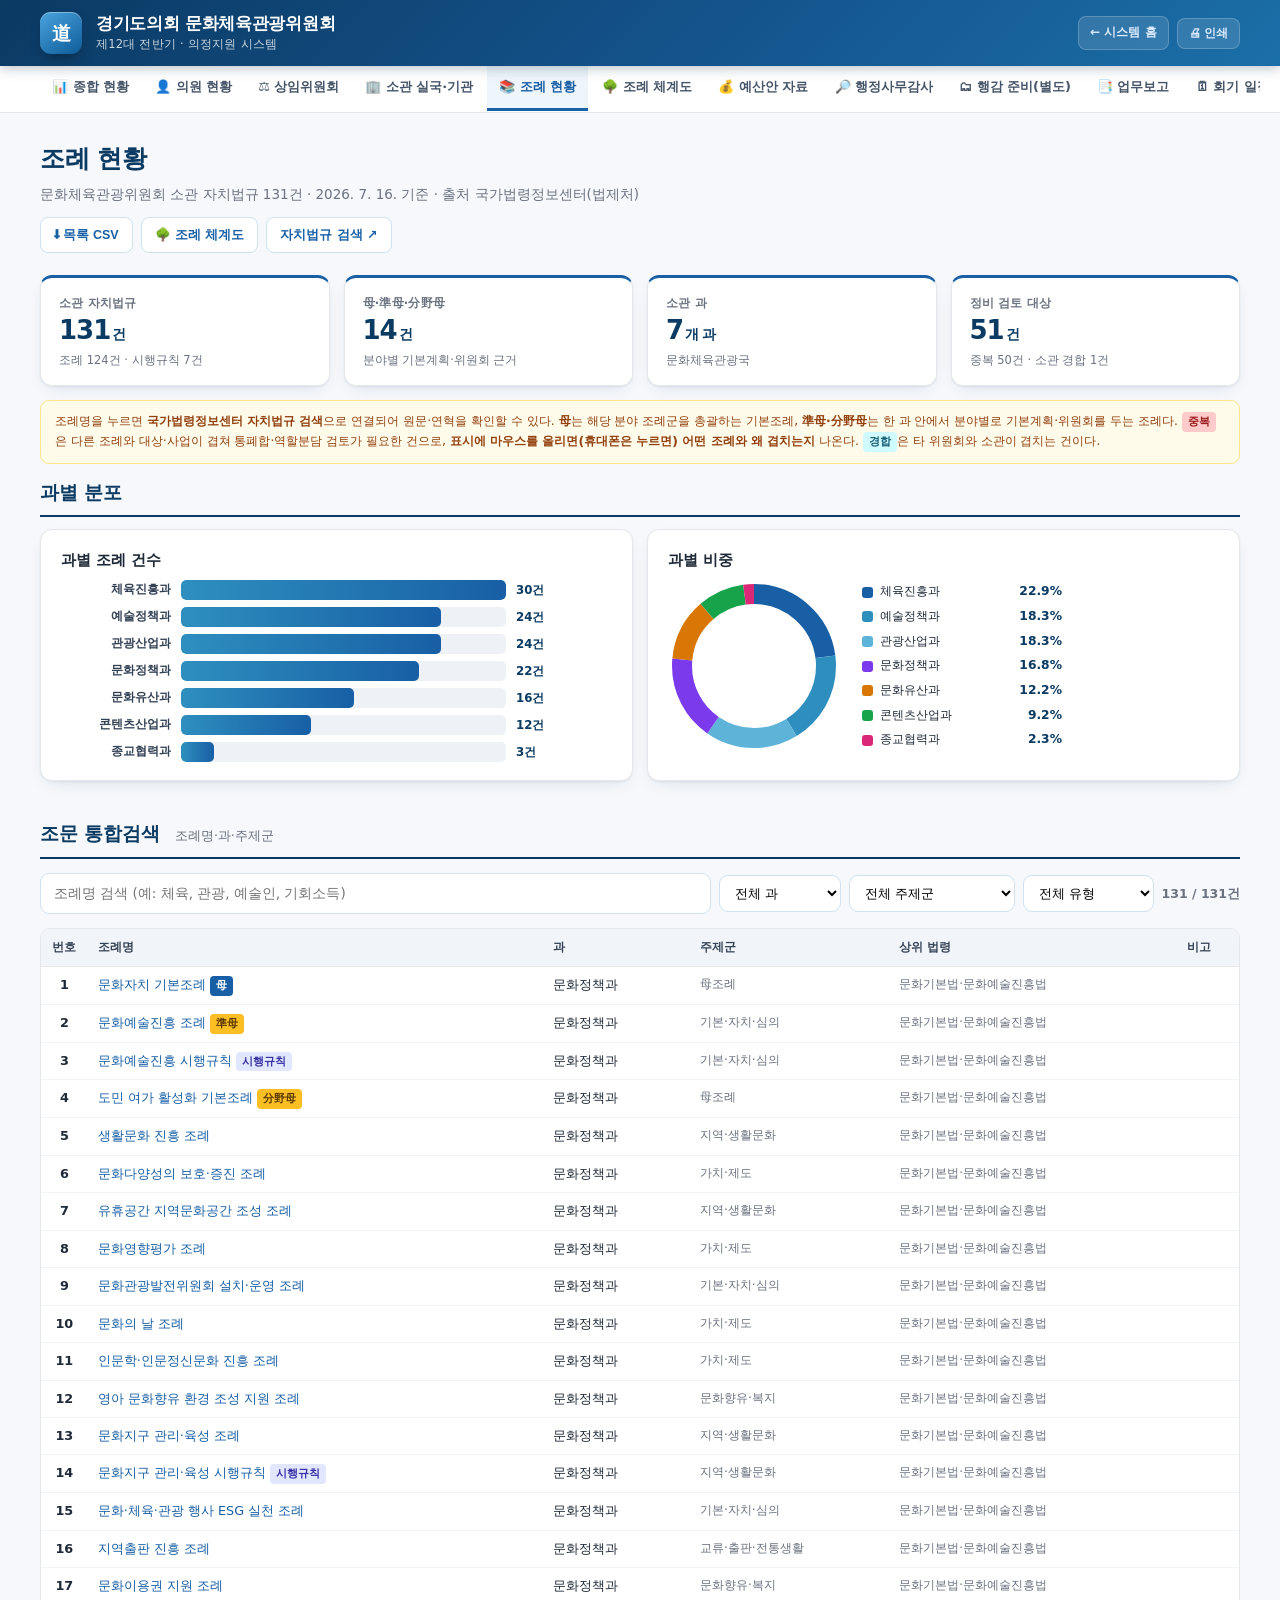
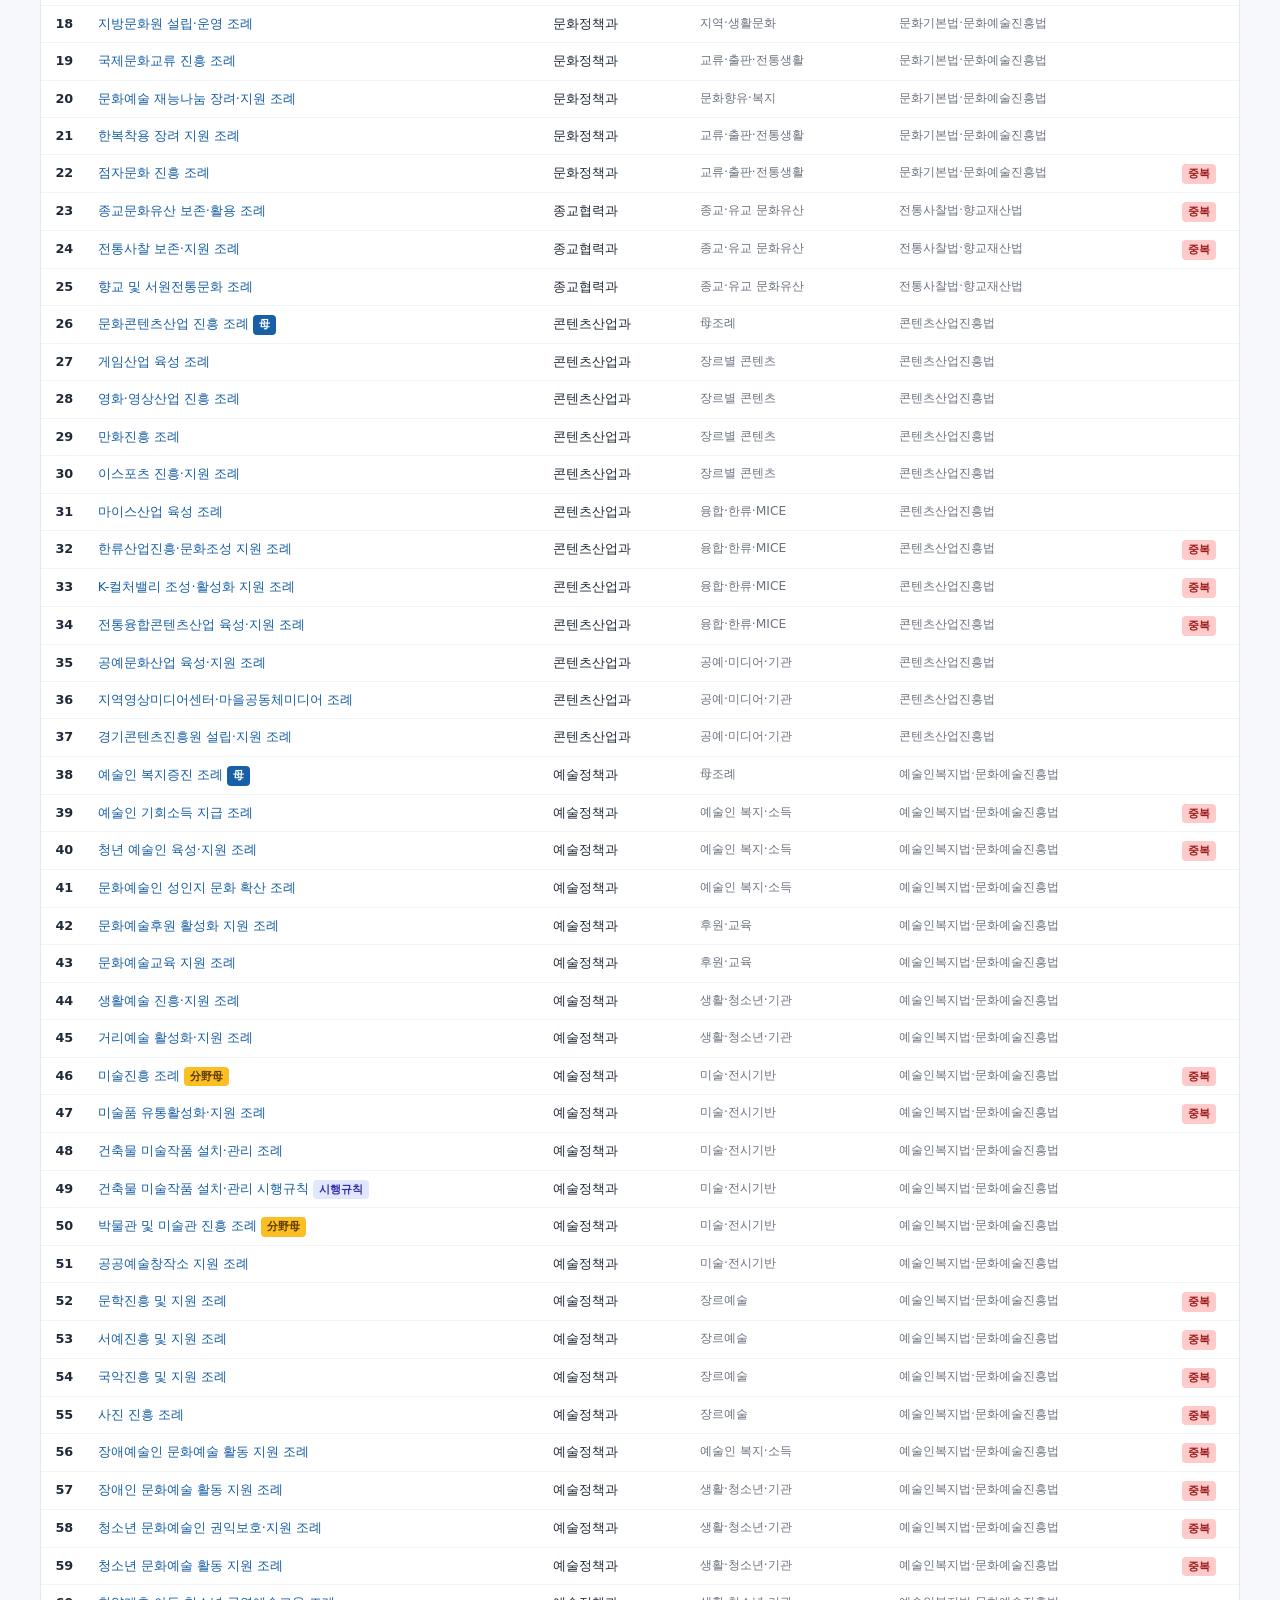
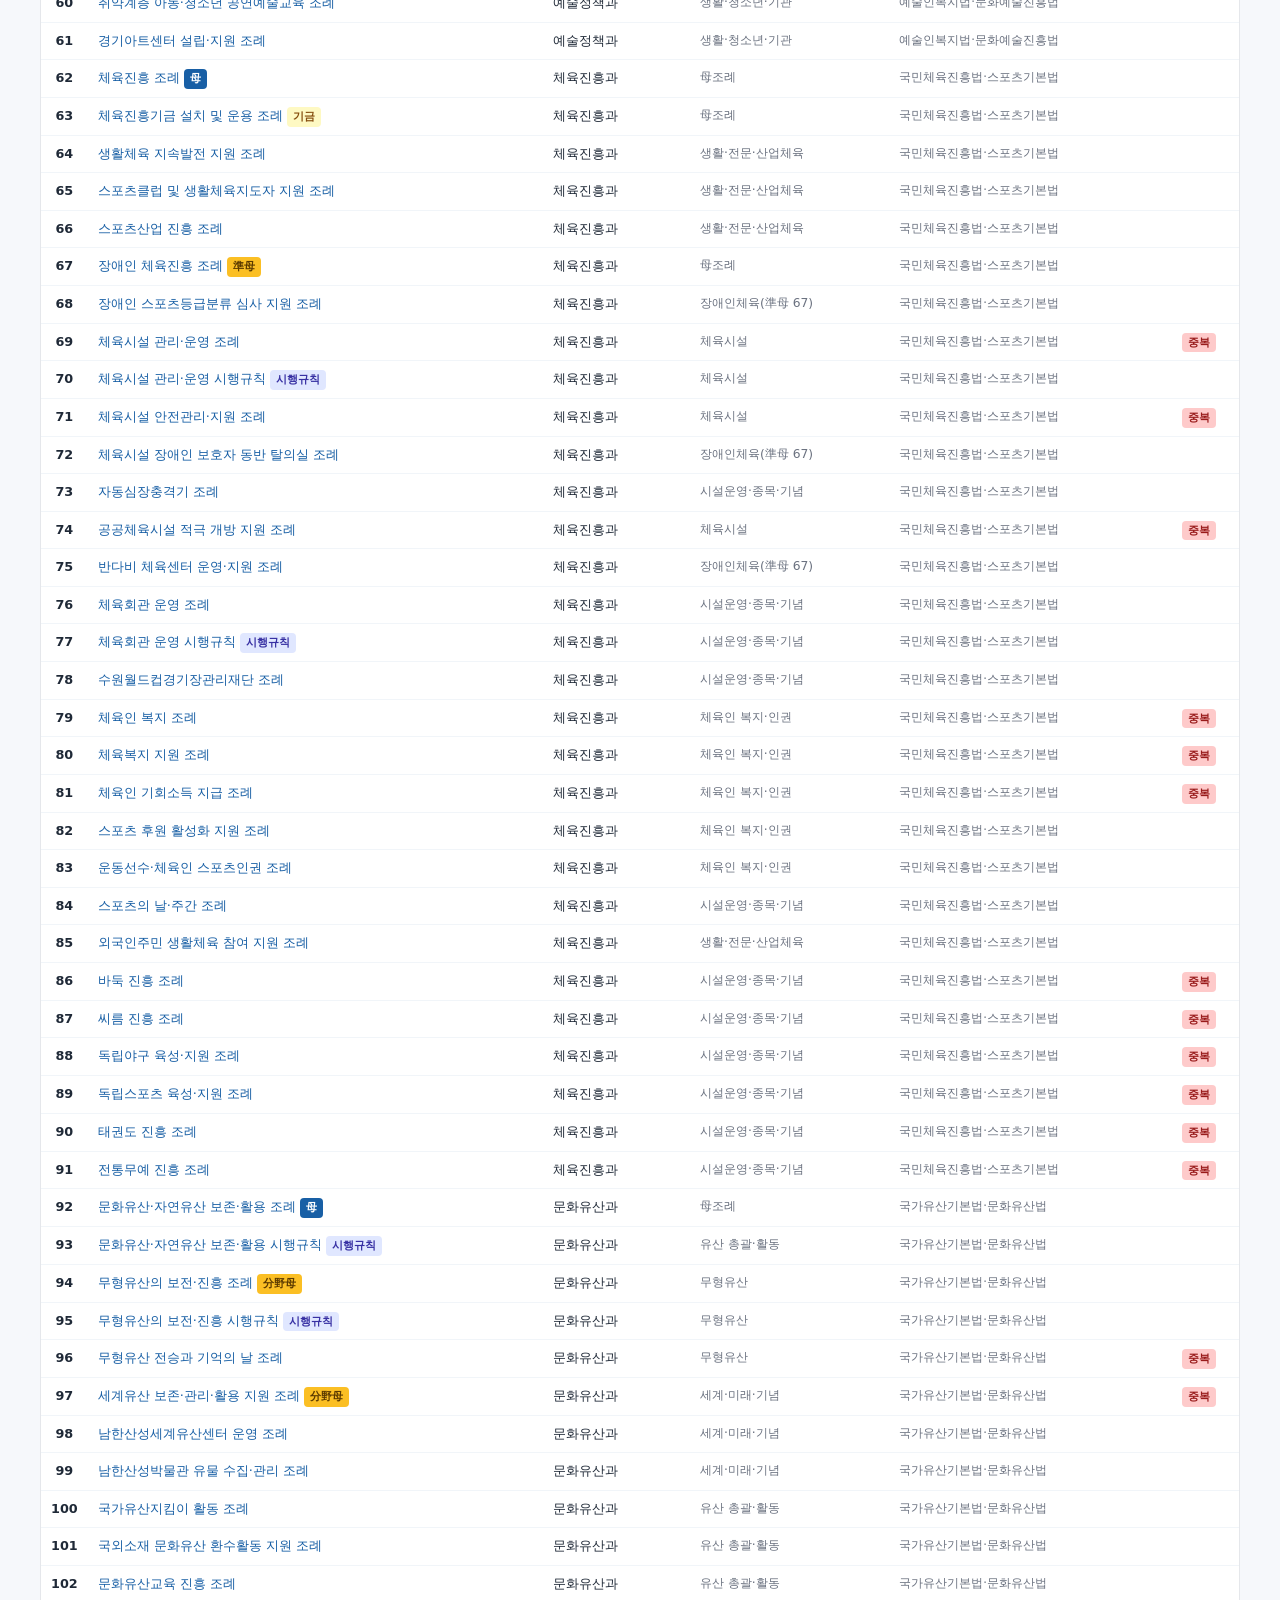
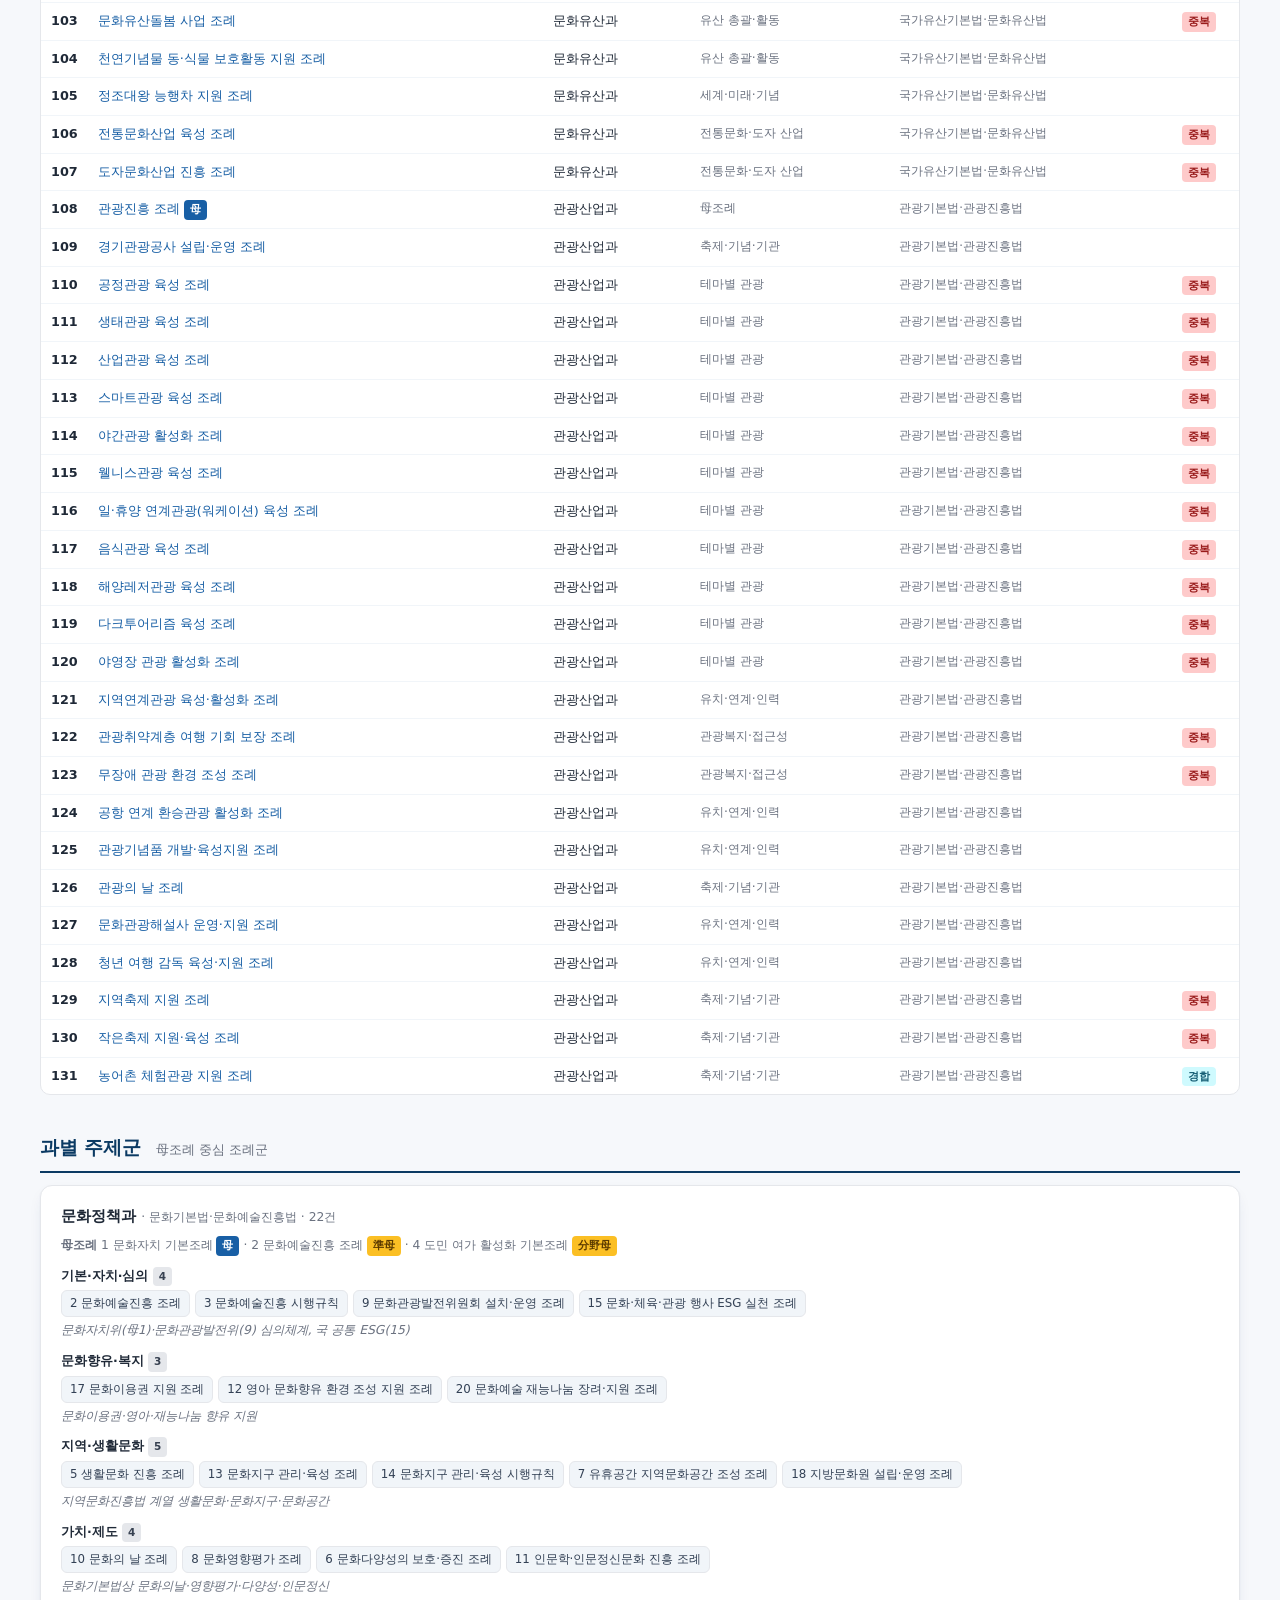
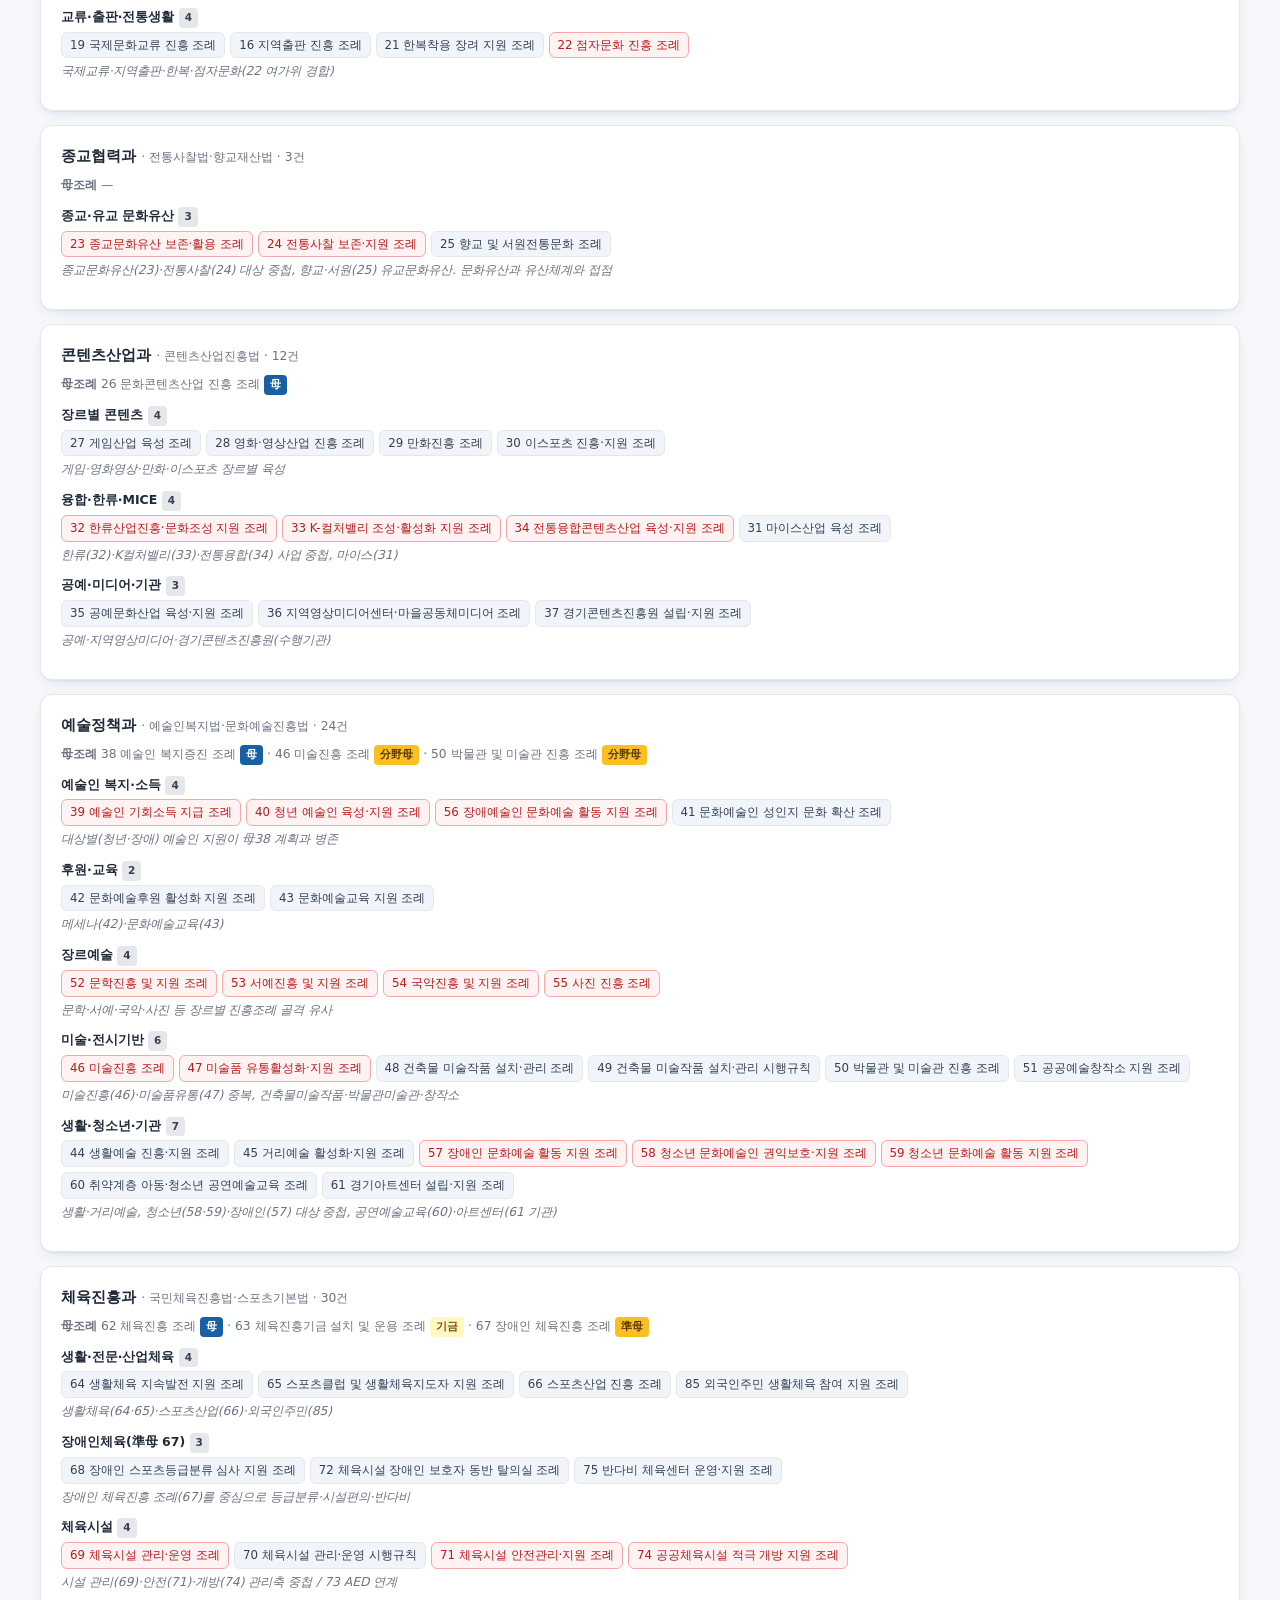
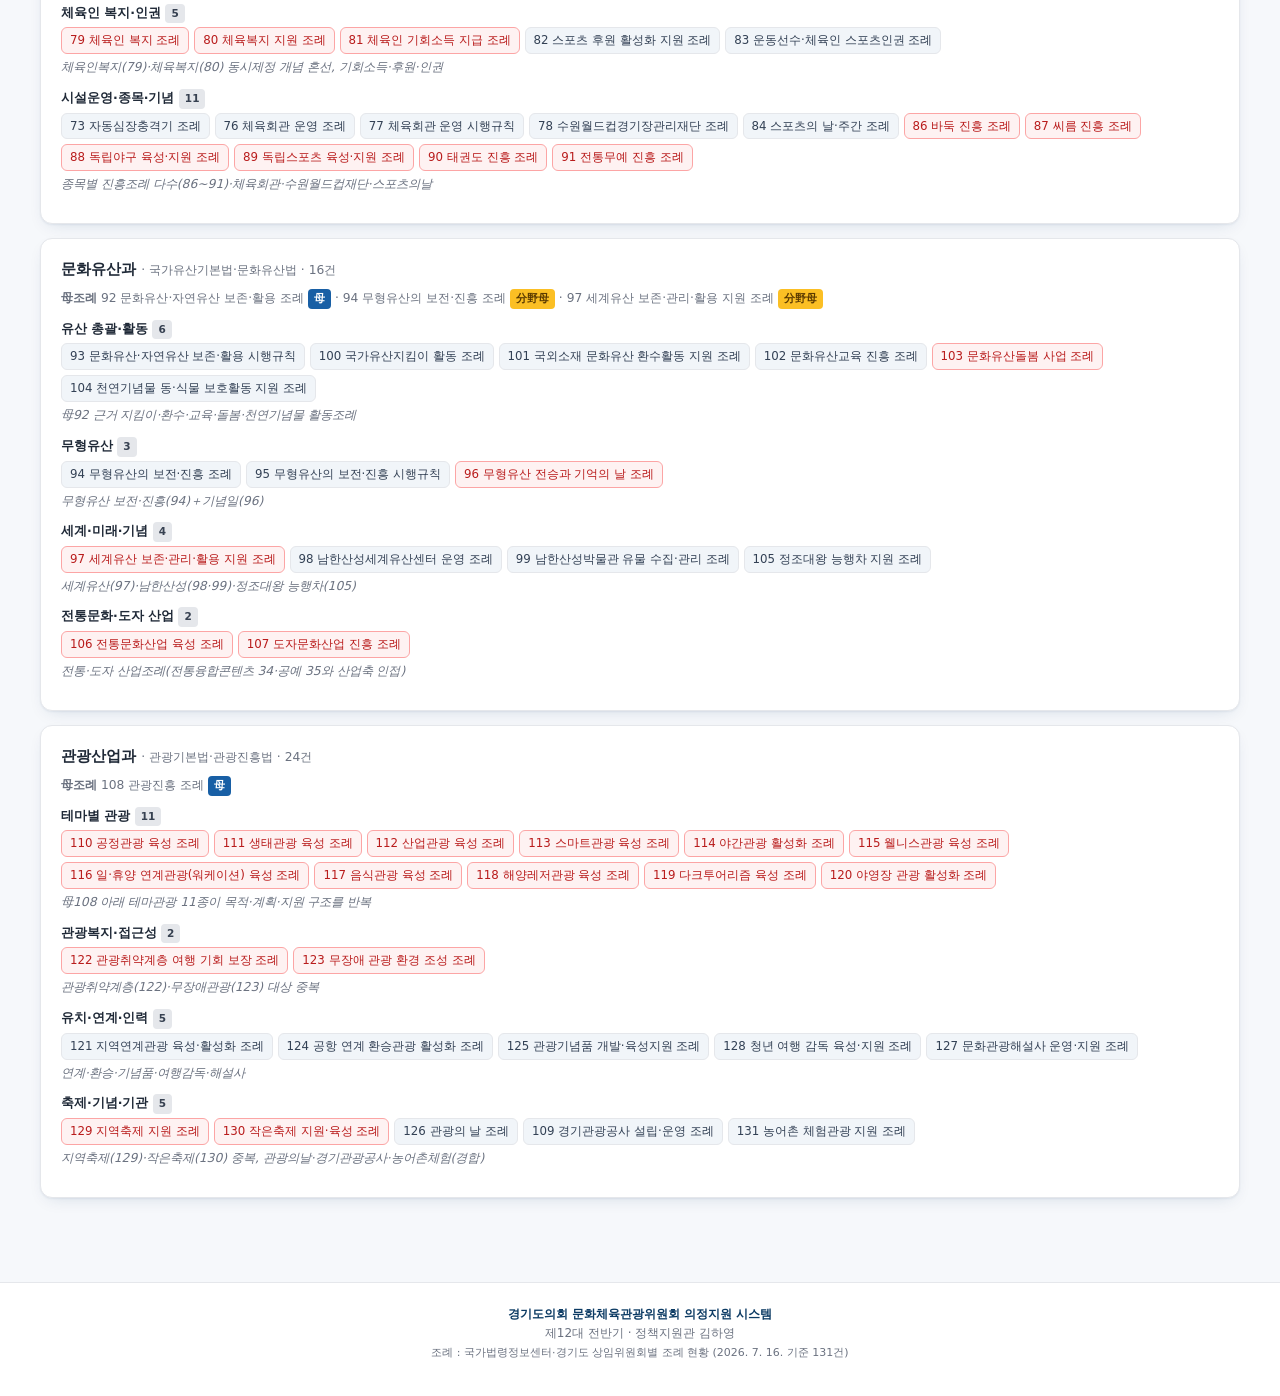
<file: ordinances.html>
<!DOCTYPE html>
<html lang="ko">
<head>
<meta charset="UTF-8">
<meta name="viewport" content="width=device-width,initial-scale=1">
<title>조례 현황 | 경기도의회 문화체육관광위원회</title>
<link rel="stylesheet" href="assets/site.css">
</head>
<body>
<div class="wrap">
  <div class="page-head">
    <h1>조례 현황</h1>
    <p class="sub">문화체육관광위원회 소관 자치법규 131건 · 2026. 7. 16. 기준 · 출처 국가법령정보센터(법제처)</p>
    <div class="acts">
      <button class="btn" onclick="dl()">⬇ 목록 CSV</button>
      <a class="btn" href="maptree.html">🌳 조례 체계도</a>
      <a class="btn" href="https://www.law.go.kr/ordinSc.do?menuId=3&subMenuId=27&tabMenuId=134" target="_blank" rel="noopener">자치법규 검색 ↗</a>
    </div>
  </div>

  <div class="grid g4" id="stats"></div>

  <div class="note">
    조례명을 누르면 <b>국가법령정보센터 자치법규 검색</b>으로 연결되어 원문·연혁을 확인할 수 있다.
    <b>母</b>는 해당 분야 조례군을 총괄하는 기본조례, <b>準母·分野母</b>는 한 과 안에서 분야별로 기본계획·위원회를 두는 조례다.
    <span class="tag dup">중복</span>은 다른 조례와 대상·사업이 겹쳐 통폐합·역할분담 검토가 필요한 건으로,
    <b>표시에 마우스를 올리면(휴대폰은 누르면) 어떤 조례와 왜 겹치는지</b> 나온다. <span class="tag comp">경합</span>은 타 위원회와 소관이 겹치는 건이다.
  </div>

  <h2 class="sec">과별 분포</h2>
  <div class="grid g2">
    <div class="card"><h3 class="sub" style="margin-top:0">과별 조례 건수</h3><div id="cbars"></div></div>
    <div class="card"><h3 class="sub" style="margin-top:0">과별 비중</h3><div id="cdonut"></div></div>
  </div>

  <h2 class="sec">조문 통합검색 <small>조례명·과·주제군</small></h2>
  <div class="searchbar">
    <input type="search" id="q" placeholder="조례명 검색 (예: 체육, 관광, 예술인, 기회소득)">
    <select id="dept"><option value="">전체 과</option></select>
    <select id="grp"><option value="">전체 주제군</option></select>
    <select id="kind">
      <option value="">전체 유형</option>
      <option value="mo">母·準母·分野母</option>
      <option value="rule">시행규칙</option>
      <option value="dup">중복 검토</option>
      <option value="comp">소관 경합</option>
    </select>
    <span class="count-badge" id="cnt"></span>
  </div>

  <div class="tbl-wrap">
    <table class="tbl">
      <thead><tr>
        <th class="c" style="width:44px">번호</th><th>조례명</th><th>과</th>
        <th>주제군</th><th>상위 법령</th><th class="c">비고</th>
      </tr></thead>
      <tbody id="tbl"></tbody>
    </table>
  </div>

  <h2 class="sec">과별 주제군 <small>母조례 중심 조례군</small></h2>
  <div id="groups"></div>
</div>

<script src="assets/site.js"></script>
<script>
shell('ordinances.html');
let ORD = [], DEPTS = [];
// 국가법령정보센터 자치법규 검색 딥링크 (검증된 형식)
const LAW_SC = 'https://www.law.go.kr/ordinSc.do?menuId=3&subMenuId=27&tabMenuId=134&query=';
const lawURL = n => LAW_SC + encodeURIComponent('경기도 ' + n);

(async () => {
  const O = await load('ordinances.json');
  ORD = O.ordinances; DEPTS = O.depts;

  const 母 = ORD.filter(o=>o.role).length;
  const 규칙 = ORD.filter(o=>o.rule).length;
  const 중복 = ORD.filter(o=>o.dup).length;
  stats.innerHTML = [
    ['소관 자치법규', ORD.length+'<small>건</small>', `조례 ${ORD.length-규칙}건 · 시행규칙 ${규칙}건`],
    ['母·準母·分野母', 母+'<small>건</small>', '분야별 기본계획·위원회 근거'],
    ['소관 과', DEPTS.length+'<small>개 과</small>', '문화체육관광국'],
    ['정비 검토 대상', (중복+ORD.filter(o=>o.comp).length)+'<small>건</small>',
      `중복 ${중복}건 · 소관 경합 ${ORD.filter(o=>o.comp).length}건`],
  ].map(([k,v,d])=>`<div class="stat"><div class="k">${k}</div><div class="v">${v}</div><div class="d">${d}</div></div>`).join('');

  const byDept = DEPTS.map(d=>({lb:d.dept, v:ORD.filter(o=>o.dept===d.dept).length}))
                      .sort((a,b)=>b.v-a.v);
  cbars.innerHTML  = bars(byDept.map(r=>({...r, vs:r.v+'건'})));
  cdonut.innerHTML = donut(byDept, 172);

  dept.insertAdjacentHTML('beforeend', DEPTS.map(d=>`<option>${d.dept}</option>`).join(''));

  groups.innerHTML = DEPTS.map(d=>`
    <div class="card" style="margin-bottom:14px">
      <h3 class="sub" style="margin-top:0">${d.dept}
        <span class="muted" style="font-weight:400">· ${d.law} · ${ORD.filter(o=>o.dept===d.dept).length}건</span></h3>
      <div class="muted" style="margin-bottom:8px"><b>母조례</b> ${
        ORD.filter(o=>o.dept===d.dept && o.role).map(o=>`${o.no} ${o.name} <span class="tag ${o.role==='기금'?'fund':(o.role==='母'?'mo':'sub')}">${o.role}</span>`).join(' · ') || '—'}</div>
      ${d.groups.map(g=>`
        <div style="margin:10px 0">
          <div style="font-size:12.5px;font-weight:700;margin-bottom:4px">${g.group}
            <span class="tag grey">${g.ids.length}</span></div>
          <div class="chips">${g.ids.map(n=>{
            const o = ORD.find(x=>x.no===n);
            return `<span class="chip ${o.dup?'dup':''}"${o.dup?` tabindex="0" data-tip="${esc(dupTip(o,ORD))}"`:''}><a href="${lawURL(o.name)}" target="_blank" rel="noopener">${n} ${o.name}</a></span>`;
          }).join('')}</div>
          ${g.note ? `<div class="muted" style="margin-top:4px;font-style:italic">${g.note}</div>` : ''}
        </div>`).join('')}
    </div>`).join('');

  dept.onchange = () => { fillGroups(); render(); };
  grp.onchange = kind.onchange = render;
  q.oninput = render;

  const pre = new URLSearchParams(location.search).get('dept');
  if (pre && DEPTS.some(d=>d.dept===pre)) dept.value = pre;
  fillGroups(); render();
})();

function fillGroups(){
  const d = dept.value;
  const gs = [...new Set(ORD.filter(o=>!d||o.dept===d).map(o=>o.group))];
  grp.innerHTML = '<option value="">전체 주제군</option>' + gs.map(g=>`<option>${g}</option>`).join('');
}

function filtered(){
  const s = q.value.trim(), d = dept.value, g = grp.value, k = kind.value;
  return ORD.filter(o =>
    (!d || o.dept === d) && (!g || o.group === g) &&
    (!k || (k==='mo'&&o.role&&o.role!=='기금') || (k==='rule'&&o.rule) || (k==='dup'&&o.dup) || (k==='comp'&&o.comp)) &&
    (!s || o.name.includes(s) || o.dept.includes(s) || o.group.includes(s) || String(o.no)===s));
}

function render(){
  const s = q.value.trim(), list = filtered();
  tbl.innerHTML = list.length ? list.map(o=>`<tr>
    <td class="c"><b>${o.no}</b></td>
    <td><a href="${lawURL(o.name)}" target="_blank" rel="noopener">${hl(o.name, s)}</a>
        ${o.role ? `<span class="tag ${o.role==='기금'?'fund':(o.role==='母'?'mo':'sub')}">${o.role}</span>` : ''}
        ${o.rule ? '<span class="tag rule">시행규칙</span>' : ''}</td>
    <td>${hl(o.dept, s)}</td>
    <td class="muted">${o.group}</td>
    <td class="muted" style="font-size:11.5px">${o.law}</td>
    <td class="c">${o.dup?`<span class="tag dup" tabindex="0" data-tip="${esc(dupTip(o,ORD))}">중복</span>`:''}${o.comp?'<span class="tag comp">경합</span>':''}</td>
  </tr>`).join('') : `<tr><td colspan="6"><div class="empty">검색 결과가 없습니다.</div></td></tr>`;
  cnt.textContent = `${list.length} / ${ORD.length}건`;
}

initTips();

function dl(){
  toCSV(['번호','조례명','과','주제군','상위 법령','구분','중복검토','중복군','겹치는 조례','중복 사유','소관경합'],
    filtered().map(o=>[o.no,o.name,o.dept,o.group,o.law,o.role||(o.rule?'시행규칙':''),
      o.dup?'Y':'', o.dupGroup||'', (o.dupWith||[]).join('·'), o.dupWhy||'', o.comp?'Y':'']),
    '문체위_소관조례목록.csv');
}
</script>
</body>
</html>
</file>
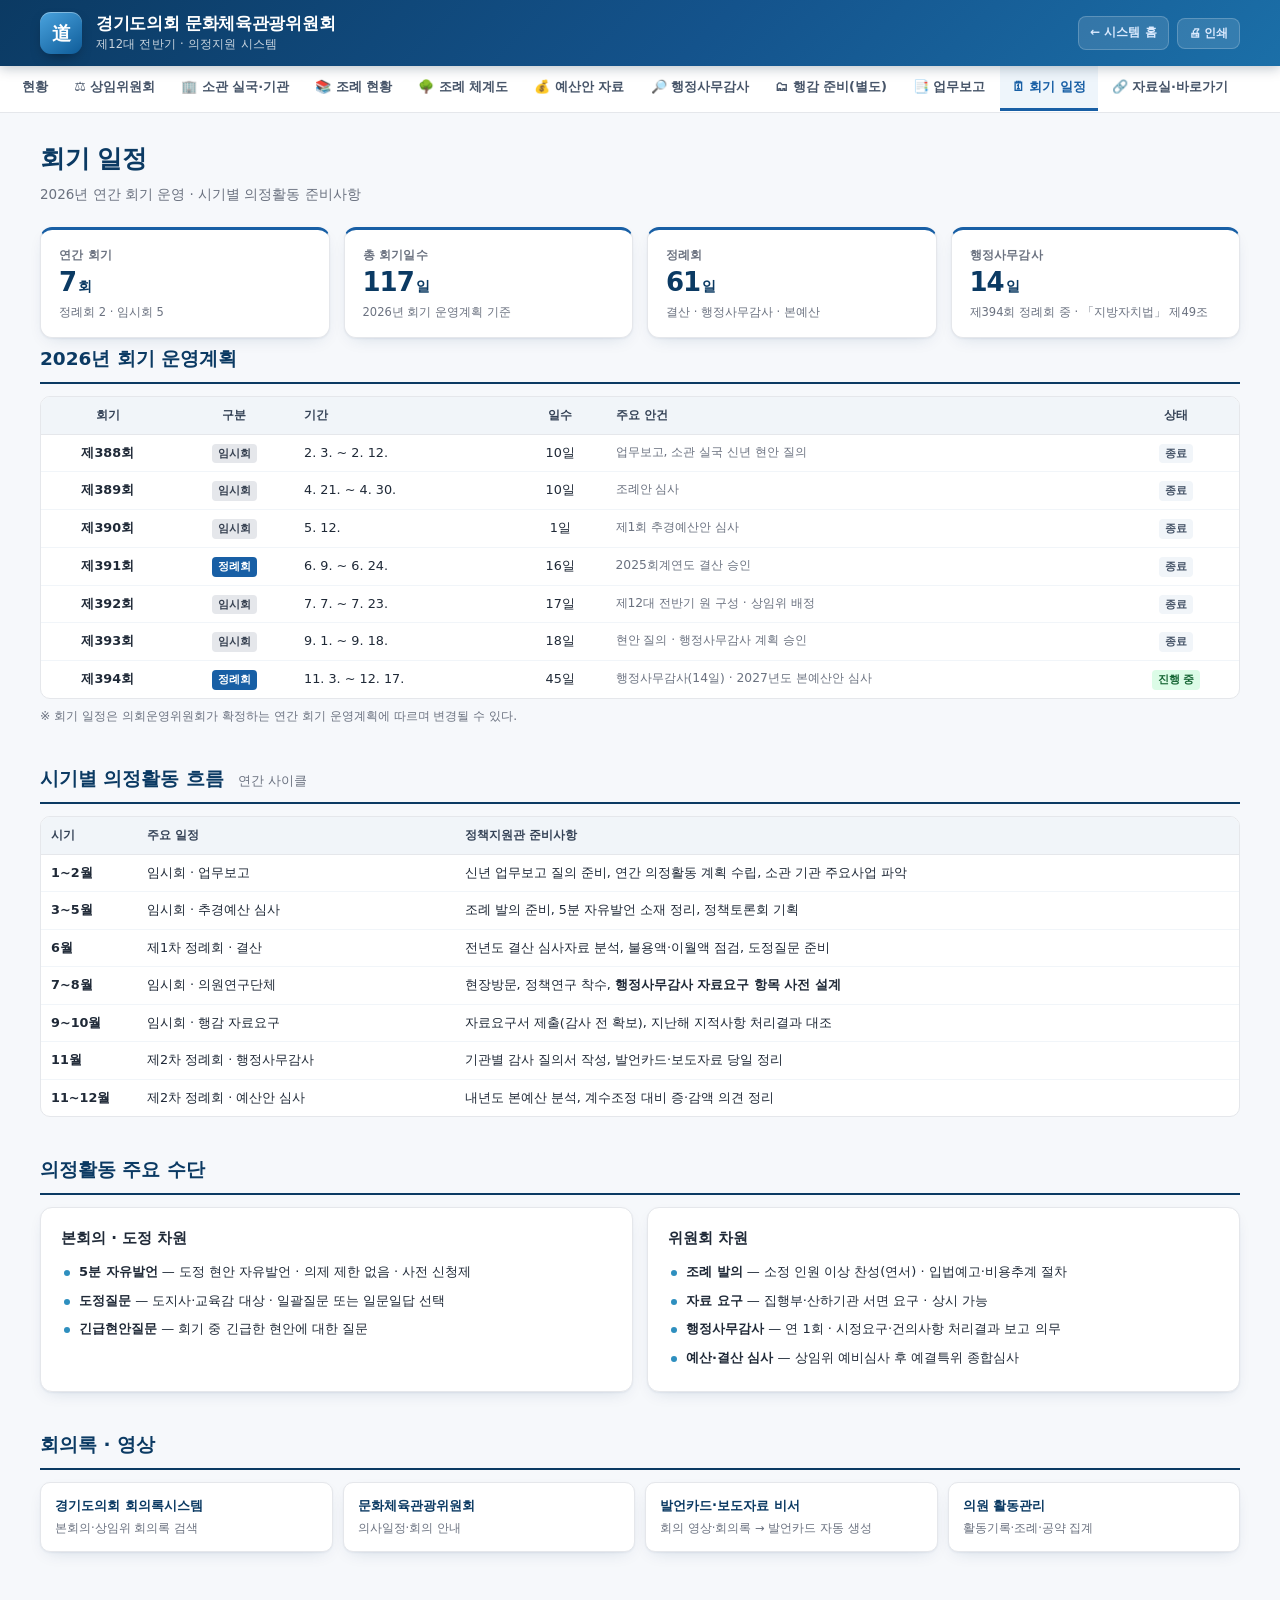
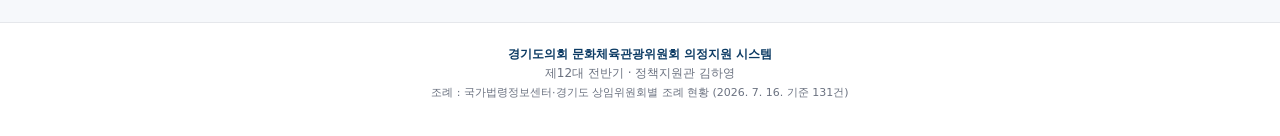
<file: schedule.html>
<!DOCTYPE html>
<html lang="ko">
<head>
<meta charset="UTF-8">
<meta name="viewport" content="width=device-width,initial-scale=1">
<title>회기 일정 | 경기도의회 문화체육관광위원회</title>
<link rel="stylesheet" href="assets/site.css">
</head>
<body>
<div class="wrap">
  <div class="page-head">
    <h1>회기 일정</h1>
    <p class="sub">2026년 연간 회기 운영 · 시기별 의정활동 준비사항</p>
  </div>

  <div class="grid g4" id="stats"></div>

  <h2 class="sec">2026년 회기 운영계획</h2>
  <div class="tbl-wrap">
    <table class="tbl">
      <thead><tr><th class="c">회기</th><th class="c">구분</th><th>기간</th><th class="c">일수</th><th>주요 안건</th><th class="c">상태</th></tr></thead>
      <tbody id="sched"></tbody>
    </table>
  </div>
  <p class="muted" style="margin-top:8px">※ 회기 일정은 의회운영위원회가 확정하는 연간 회기 운영계획에 따르며 변경될 수 있다.</p>

  <h2 class="sec">시기별 의정활동 흐름 <small>연간 사이클</small></h2>
  <div class="tbl-wrap">
    <table class="tbl">
      <thead><tr><th style="width:96px">시기</th><th>주요 일정</th><th>정책지원관 준비사항</th></tr></thead>
      <tbody>
        <tr><td><b>1~2월</b></td><td>임시회 · 업무보고</td><td>신년 업무보고 질의 준비, 연간 의정활동 계획 수립, 소관 기관 주요사업 파악</td></tr>
        <tr><td><b>3~5월</b></td><td>임시회 · 추경예산 심사</td><td>조례 발의 준비, 5분 자유발언 소재 정리, 정책토론회 기획</td></tr>
        <tr><td><b>6월</b></td><td>제1차 정례회 · 결산</td><td>전년도 결산 심사자료 분석, 불용액·이월액 점검, 도정질문 준비</td></tr>
        <tr><td><b>7~8월</b></td><td>임시회 · 의원연구단체</td><td>현장방문, 정책연구 착수, <b>행정사무감사 자료요구 항목 사전 설계</b></td></tr>
        <tr><td><b>9~10월</b></td><td>임시회 · 행감 자료요구</td><td>자료요구서 제출(감사 전 확보), 지난해 지적사항 처리결과 대조</td></tr>
        <tr><td><b>11월</b></td><td>제2차 정례회 · 행정사무감사</td><td>기관별 감사 질의서 작성, 발언카드·보도자료 당일 정리</td></tr>
        <tr><td><b>11~12월</b></td><td>제2차 정례회 · 예산안 심사</td><td>내년도 본예산 분석, 계수조정 대비 증·감액 의견 정리</td></tr>
      </tbody>
    </table>
  </div>

  <h2 class="sec">의정활동 주요 수단</h2>
  <div class="grid g2">
    <div class="card">
      <h3 class="sub" style="margin-top:0">본회의 · 도정 차원</h3>
      <ul class="tick">
        <li><b>5분 자유발언</b> — 도정 현안 자유발언 · 의제 제한 없음 · 사전 신청제</li>
        <li><b>도정질문</b> — 도지사·교육감 대상 · 일괄질문 또는 일문일답 선택</li>
        <li><b>긴급현안질문</b> — 회기 중 긴급한 현안에 대한 질문</li>
      </ul>
    </div>
    <div class="card">
      <h3 class="sub" style="margin-top:0">위원회 차원</h3>
      <ul class="tick">
        <li><b>조례 발의</b> — 소정 인원 이상 찬성(연서) · 입법예고·비용추계 절차</li>
        <li><b>자료 요구</b> — 집행부·산하기관 서면 요구 · 상시 가능</li>
        <li><b>행정사무감사</b> — 연 1회 · 시정요구·건의사항 처리결과 보고 의무</li>
        <li><b>예산·결산 심사</b> — 상임위 예비심사 후 예결특위 종합심사</li>
      </ul>
    </div>
  </div>

  <h2 class="sec">회의록 · 영상</h2>
  <div class="links">
    <a href="https://kms.ggc.go.kr" target="_blank" rel="noopener"><b>경기도의회 회의록시스템</b><span>본회의·상임위 회의록 검색</span></a>
    <a href="https://www.ggc.go.kr/site/cmt/home?divisionCommittee=standing&cmtCd=01&cmtNmCd=C501" target="_blank" rel="noopener"><b>문화체육관광위원회</b><span>의사일정·회의 안내</span></a>
    <a href="../회의 발언카드 보도자료 비서/index.html"><b>발언카드·보도자료 비서</b><span>회의 영상·회의록 → 발언카드 자동 생성</span></a>
    <a href="../의원 활동관리/index.html"><b>의원 활동관리</b><span>활동기록·조례·공약 집계</span></a>
  </div>
</div>

<script src="assets/site.js"></script>
<script>
shell('schedule.html');
(async () => {
  const C = await load('committee.json');
  const days = C.schedule.reduce((s,x)=>s+x.days,0);
  const 정례 = C.schedule.filter(s=>s.type==='정례회');
  const today = new Date();

  stats.innerHTML = [
    ['연간 회기', C.schedule.length+'<small>회</small>', `정례회 ${정례.length} · 임시회 ${C.schedule.length-정례.length}`],
    ['총 회기일수', days+'<small>일</small>', '2026년 회기 운영계획 기준'],
    ['정례회', 정례.reduce((s,x)=>s+x.days,0)+'<small>일</small>', '결산 · 행정사무감사 · 본예산'],
    ['행정사무감사', '14<small>일</small>', '제394회 정례회 중 · 「지방자치법」 제49조'],
  ].map(([k,v,d])=>`<div class="stat"><div class="k">${k}</div><div class="v">${v}</div><div class="d">${d}</div></div>`).join('');

  // 기간 문자열에서 마지막 날짜를 뽑아 진행 상태 표시
  sched.innerHTML = C.schedule.map(s=>{
    const m = [...s.period.matchAll(/(\d+)\.\s*(\d+)\./g)];
    let state = '<span class="tag grey">예정</span>';
    if (m.length) {
      const st = new Date(2026, +m[0][1]-1, +m[0][2]);
      const en = new Date(2026, +m[m.length-1][1]-1, +m[m.length-1][2], 23, 59);
      if (today > en) state = '<span class="tag sun">종료</span>';
      else if (today >= st) state = '<span class="tag new">진행 중</span>';
    }
    return `<tr>
      <td class="c"><b>${s.n}</b></td>
      <td class="c"><span class="tag ${s.type==='정례회'?'mo':'grey'}">${s.type}</span></td>
      <td>${s.period}</td><td class="c">${s.days}일</td>
      <td class="muted">${s.note}</td><td class="c">${state}</td></tr>`;
  }).join('');
})();
</script>
</body>
</html>
</file>
<file: assets/site.css>
/* 경기도의회 문화체육관광위원회 의정지원 시스템 */
:root{
  --navy:#0b3a63; --gd:#185FA5; --gm:#2e8fbf; --gl:#eef5fb; --gb:#cfe2f0;
  --ink:#1f2937; --mut:#6b7280; --line:#e5e7eb; --bg:#f6f8fb; --wh:#fff;
  --amber:#d97706; --red:#dc2626; --green:#16a34a; --vio:#7c3aed;
  --shadow:0 1px 2px rgba(11,58,99,.06), 0 6px 18px -8px rgba(11,58,99,.18);
}
*{box-sizing:border-box;margin:0;padding:0}
html{scroll-behavior:smooth;scroll-padding-top:120px}
body{font-family:'Pretendard','Noto Sans KR','Malgun Gothic',system-ui,sans-serif;
  color:var(--ink);background:var(--bg);line-height:1.6;font-size:14.5px;-webkit-text-size-adjust:100%}
a{color:var(--gd);text-decoration:none}
a:hover{text-decoration:underline}

/* ── 헤더 ── */
.topbar{background:linear-gradient(135deg,#0b3a63 0%,#14538c 55%,#1b6fa8 100%);color:#fff;position:sticky;top:0;z-index:50;
  box-shadow:0 2px 12px rgba(6,32,58,.28)}
.topbar-in{max-width:1240px;margin:0 auto;padding:12px 20px;display:flex;align-items:center;gap:14px;flex-wrap:wrap}
.crest{width:42px;height:42px;border-radius:11px;display:flex;align-items:center;justify-content:center;
  font-size:19px;font-weight:800;background:linear-gradient(145deg,#4aa3de,#0e5c99);flex-shrink:0;
  box-shadow:inset 0 1px 0 rgba(255,255,255,.35),0 6px 14px -6px rgba(0,0,0,.5)}
.brand{line-height:1.25;margin-right:auto}
.brand b{display:block;font-size:16.5px;font-weight:800;letter-spacing:-.3px}
.brand span{font-size:11.5px;opacity:.78;letter-spacing:.02em}
.brand a{color:#fff;text-decoration:none}
.topbar-act{display:flex;gap:8px;align-items:center}
.tb-btn{font-size:12px;font-weight:700;color:#dbeafe;background:rgba(255,255,255,.12);
  border:1px solid rgba(255,255,255,.2);border-radius:8px;padding:6px 11px;cursor:pointer}
.tb-btn:hover{background:rgba(255,255,255,.22);color:#fff;text-decoration:none}

/* ── 내비게이션 ── */
.nav{background:#fff;border-bottom:1px solid var(--line);position:sticky;top:66px;z-index:45}
.nav-in{max-width:1240px;margin:0 auto;padding:0 20px;display:flex;gap:2px;overflow-x:auto;scrollbar-width:thin}
.nav-in::-webkit-scrollbar{height:4px}
.nav-in::-webkit-scrollbar-thumb{background:var(--gb);border-radius:2px}
.nav a{white-space:nowrap;font-size:13px;font-weight:600;color:#475569;padding:11px 12px;
  border-bottom:3px solid transparent;text-decoration:none}
.nav a:hover{color:var(--gd);background:var(--gl)}
.nav a.on{color:var(--gd);border-bottom-color:var(--gd);background:var(--gl)}

/* ── 레이아웃 ── */
.wrap{max-width:1240px;margin:0 auto;padding:26px 20px 70px}
.page-head{margin-bottom:22px}
.page-head h1{font-size:25px;font-weight:800;color:var(--navy);letter-spacing:-.5px}
.page-head .sub{color:var(--mut);font-size:13.5px;margin-top:5px}
.page-head .acts{margin-top:12px;display:flex;gap:8px;flex-wrap:wrap}
.btn{display:inline-flex;align-items:center;gap:6px;font-size:12.5px;font-weight:700;
  border:1px solid var(--gb);background:#fff;color:var(--gd);border-radius:8px;padding:7px 13px;cursor:pointer}
.btn:hover{background:var(--gl);text-decoration:none}
.btn.primary{background:var(--gd);color:#fff;border-color:var(--gd)}
.btn.primary:hover{background:#12508f}

h2.sec{font-size:18.5px;font-weight:800;color:var(--navy);margin:38px 0 12px;
  padding-bottom:8px;border-bottom:2px solid var(--navy)}
h2.sec:first-of-type{margin-top:6px}
h2.sec small{font-weight:400;font-size:12.5px;color:var(--mut);margin-left:8px}
h3.sub{font-size:15px;font-weight:700;color:var(--ink);margin:22px 0 8px}

.card{background:#fff;border:1px solid var(--line);border-radius:12px;padding:18px 20px;box-shadow:var(--shadow)}
.grid{display:grid;gap:14px}
.g2{grid-template-columns:repeat(auto-fit,minmax(300px,1fr))}
.g3{grid-template-columns:repeat(auto-fit,minmax(230px,1fr))}
.g4{grid-template-columns:repeat(auto-fit,minmax(178px,1fr))}

/* ── 통계 카드 ── */
.stat{background:#fff;border:1px solid var(--line);border-radius:12px;padding:16px 18px;box-shadow:var(--shadow);
  border-top:3px solid var(--gd)}
.stat .k{font-size:11.5px;font-weight:700;color:var(--mut);letter-spacing:.02em}
.stat .v{font-size:26px;font-weight:800;color:var(--navy);letter-spacing:-1px;margin-top:3px;line-height:1.15}
.stat .v small{font-size:14px;font-weight:700;margin-left:2px}
.stat .d{font-size:11.5px;color:var(--mut);margin-top:5px}
.stat.up{border-top-color:var(--green)} .stat.dn{border-top-color:var(--red)}
.up-t{color:var(--green);font-weight:700} .dn-t{color:var(--red);font-weight:700}

/* ── 표 ── */
.tbl-wrap{overflow-x:auto;border:1px solid var(--line);border-radius:10px;background:#fff}
table.tbl{border-collapse:collapse;width:100%;font-size:12.8px;min-width:520px}
table.tbl th{background:#f1f5f9;color:#334155;font-weight:700;font-size:11.8px;text-align:left;
  padding:9px 10px;border-bottom:1px solid var(--line);white-space:nowrap;position:sticky;top:0}
table.tbl td{padding:8px 10px;border-bottom:1px solid #f1f5f9;vertical-align:top}
table.tbl tbody tr:last-child td{border-bottom:none}
table.tbl tbody tr:hover{background:#f8fafc}
table.tbl td.n,table.tbl th.n{text-align:right;font-variant-numeric:tabular-nums;white-space:nowrap}
table.tbl td.c,table.tbl th.c{text-align:center;white-space:nowrap}
table.tbl tr.total td{background:var(--gl);font-weight:800;color:var(--navy);border-top:2px solid var(--gb)}

/* ── 뱃지 ── */
.tag{display:inline-block;font-size:10.5px;font-weight:700;border-radius:4px;padding:2px 6px;
  white-space:nowrap;line-height:1.5}
.tag.mo{background:var(--gd);color:#fff}
.tag.sub{background:#fbbf24;color:#5b3a00}
.tag.fund{background:#fef9c3;color:#854d0e}
.tag.rule{background:#e0e7ff;color:#3730a3}
.tag.dup{background:#fecaca;color:#991b1b}
.tag.comp{background:#cffafe;color:#155e75}
.tag.new{background:#dcfce7;color:#166534}
.tag.sun{background:#f1f5f9;color:#475569}
.tag.chg{background:#f3e8ff;color:#6b21a8}
.tag.dem{background:#dbeafe;color:#1e40af}
.tag.ppp{background:#fee2e2;color:#991b1b}
.tag.grey{background:#e5e7eb;color:#374151}

/* ── 바 차트 ── */
.bars{display:flex;flex-direction:column;gap:7px}
.bar-row{display:grid;grid-template-columns:110px 1fr 96px;gap:10px;align-items:center;font-size:12.3px}
.bar-row .lb{text-align:right;color:#334155;font-weight:600;white-space:nowrap;overflow:hidden;text-overflow:ellipsis}
.bar-track{background:#eef2f7;border-radius:5px;height:20px;position:relative;overflow:hidden}
.bar-fill{height:100%;border-radius:5px;background:linear-gradient(90deg,var(--gm),var(--gd));
  transition:width .6s cubic-bezier(.2,.8,.2,1)}
.bar-row .vl{font-variant-numeric:tabular-nums;color:var(--navy);font-weight:700;white-space:nowrap;font-size:11.8px}

/* ── 도넛 ── */
.donut-wrap{display:flex;gap:22px;align-items:center;flex-wrap:wrap}
.legend{display:flex;flex-direction:column;gap:5px;font-size:12.3px;min-width:200px}
.legend div{display:flex;align-items:center;gap:7px}
.legend i{width:11px;height:11px;border-radius:3px;flex-shrink:0}
.legend b{margin-left:auto;font-variant-numeric:tabular-nums;color:var(--navy)}

/* ── 위원 카드 ── */
.mcard{background:#fff;border:1px solid var(--line);border-radius:12px;padding:15px 16px;box-shadow:var(--shadow);
  border-left:4px solid var(--gb)}
.mcard.lead{border-left-color:var(--gd);background:linear-gradient(180deg,#f8fbfe,#fff)}
.mcard .role{font-size:11px;font-weight:800;color:var(--gd);letter-spacing:.04em}
.mcard .nm{font-size:19px;font-weight:800;color:var(--navy);margin:2px 0 6px;letter-spacing:-.5px}
.mcard .meta{font-size:12.3px;color:var(--mut);display:flex;gap:6px;flex-wrap:wrap;align-items:center}

/* ── 목록/칩 ── */
.chips{display:flex;flex-wrap:wrap;gap:5px}
.chip{background:#f1f5f9;border:1px solid var(--line);border-radius:6px;font-size:11.8px;padding:3px 8px;color:#334155}
.chip.dup{border-color:#fca5a5;background:#fef2f2;color:#b91c1c}
.chip a{color:inherit}

.note{background:#fffbeb;border:1px solid #fde68a;border-radius:9px;padding:11px 14px;
  font-size:12.3px;color:#92400e;margin:14px 0}
.lead-box{background:var(--gl);border-left:4px solid var(--gd);border-radius:0 9px 9px 0;
  padding:12px 16px;margin:12px 0 18px;font-size:13.2px;color:#1e3a5f}
.muted{color:var(--mut);font-size:12.3px}
ul.tick{list-style:none;font-size:13px}
ul.tick li{padding:4px 0 4px 18px;position:relative}
ul.tick li:before{content:"";position:absolute;left:3px;top:12px;width:6px;height:6px;
  border-radius:50%;background:var(--gm)}

/* ── 검색 ── */
.searchbar{display:flex;gap:8px;flex-wrap:wrap;margin:14px 0;align-items:center}
.searchbar input[type=search],.searchbar input[type=text]{flex:1;min-width:220px;font:inherit;font-size:13.5px;
  border:1px solid var(--gb);border-radius:9px;padding:9px 13px;background:#fff}
.searchbar input:focus{outline:2px solid var(--gm);outline-offset:-1px}
.searchbar select{font:inherit;font-size:13px;border:1px solid var(--gb);border-radius:9px;padding:9px 11px;background:#fff}
.count-badge{font-size:12.5px;color:var(--mut);font-weight:600;white-space:nowrap}
mark{background:#fef08a;padding:0 1px;border-radius:2px}

/* ── 링크 타일 ── */
.links{display:grid;grid-template-columns:repeat(auto-fit,minmax(185px,1fr));gap:10px}
.links a{background:#fff;border:1px solid var(--line);border-radius:10px;padding:12px 14px;
  display:block;box-shadow:var(--shadow);text-decoration:none}
.links a:hover{border-color:var(--gm);transform:translateY(-2px);transition:.15s}
.links b{display:block;font-size:13.2px;color:var(--navy);font-weight:700}
.links span{font-size:11.5px;color:var(--mut)}

/* ── 빠른 이동 ── */
.quick{display:grid;grid-template-columns:repeat(auto-fit,minmax(210px,1fr));gap:12px}
.quick a{background:linear-gradient(150deg,#fff,#f4f9fd);border:1px solid var(--gb);border-radius:12px;
  padding:16px 17px;text-decoration:none;box-shadow:var(--shadow);display:block}
.quick a:hover{border-color:var(--gd);box-shadow:0 10px 22px -10px rgba(11,58,99,.4);transform:translateY(-2px);transition:.15s}
.quick .ic{font-size:21px}
.quick b{display:block;font-size:14.5px;color:var(--navy);font-weight:800;margin-top:6px}
.quick span{font-size:12px;color:var(--mut)}

footer{border-top:1px solid var(--line);background:#fff;padding:22px 20px 34px;text-align:center;
  font-size:12px;color:var(--mut)}
footer b{color:var(--navy)}

.empty{text-align:center;padding:34px 20px;color:var(--mut);font-size:13px}

@media(max-width:640px){
  .nav{top:60px}
  .topbar-in{padding:9px 14px}
  .brand b{font-size:14px} .brand span{font-size:10.5px}
  .wrap{padding:18px 14px 50px}
  .page-head h1{font-size:20px}
  .bar-row{grid-template-columns:86px 1fr 78px;font-size:11.5px}
  .stat .v{font-size:22px}
}
@media print{
  .topbar,.nav,.page-head .acts,.searchbar,.btn,footer .np{display:none!important}
  body{background:#fff;font-size:11px}
  .card,.stat,.tbl-wrap{box-shadow:none;break-inside:avoid}
  .wrap{max-width:none;padding:0}
  a{color:inherit;text-decoration:none}
}

/* ── 내 컴퓨터에서만 열리는 링크(공개 주소에서 비활성) ── */
.links a.off{opacity:.55;cursor:default;background:#f8fafc;border-style:dashed}
.links a.off:hover{transform:none;border-color:var(--line)}
.links a.off em{display:block;font-size:10.5px;color:var(--amber);font-style:normal;font-weight:700;margin-top:3px}
.budget-note{background:#eff6ff;border-color:#bfdbfe;color:#1e40af}

/* ── 툴팁 ── */
[data-tip]{cursor:help}
.tip{position:absolute;z-index:200;max-width:360px;background:#0f2b47;color:#eaf3fb;
  font-size:12.2px;line-height:1.6;padding:10px 13px;border-radius:9px;
  box-shadow:0 10px 30px -8px rgba(4,22,40,.65);opacity:0;visibility:hidden;
  transition:opacity .12s;pointer-events:none;white-space:normal;left:0;top:0}
.tip.on{opacity:1;visibility:visible}
.tip em{display:block;font-style:normal;font-weight:800;color:#ffd79a;
  font-size:11.5px;letter-spacing:.02em;margin-bottom:4px}
.tip b{color:#9ecbf0;font-size:11px;font-weight:700}
.tip hr{border:0;border-top:1px solid rgba(255,255,255,.18);margin:7px 0 6px}
@media print{.tip{display:none}}
</file>
